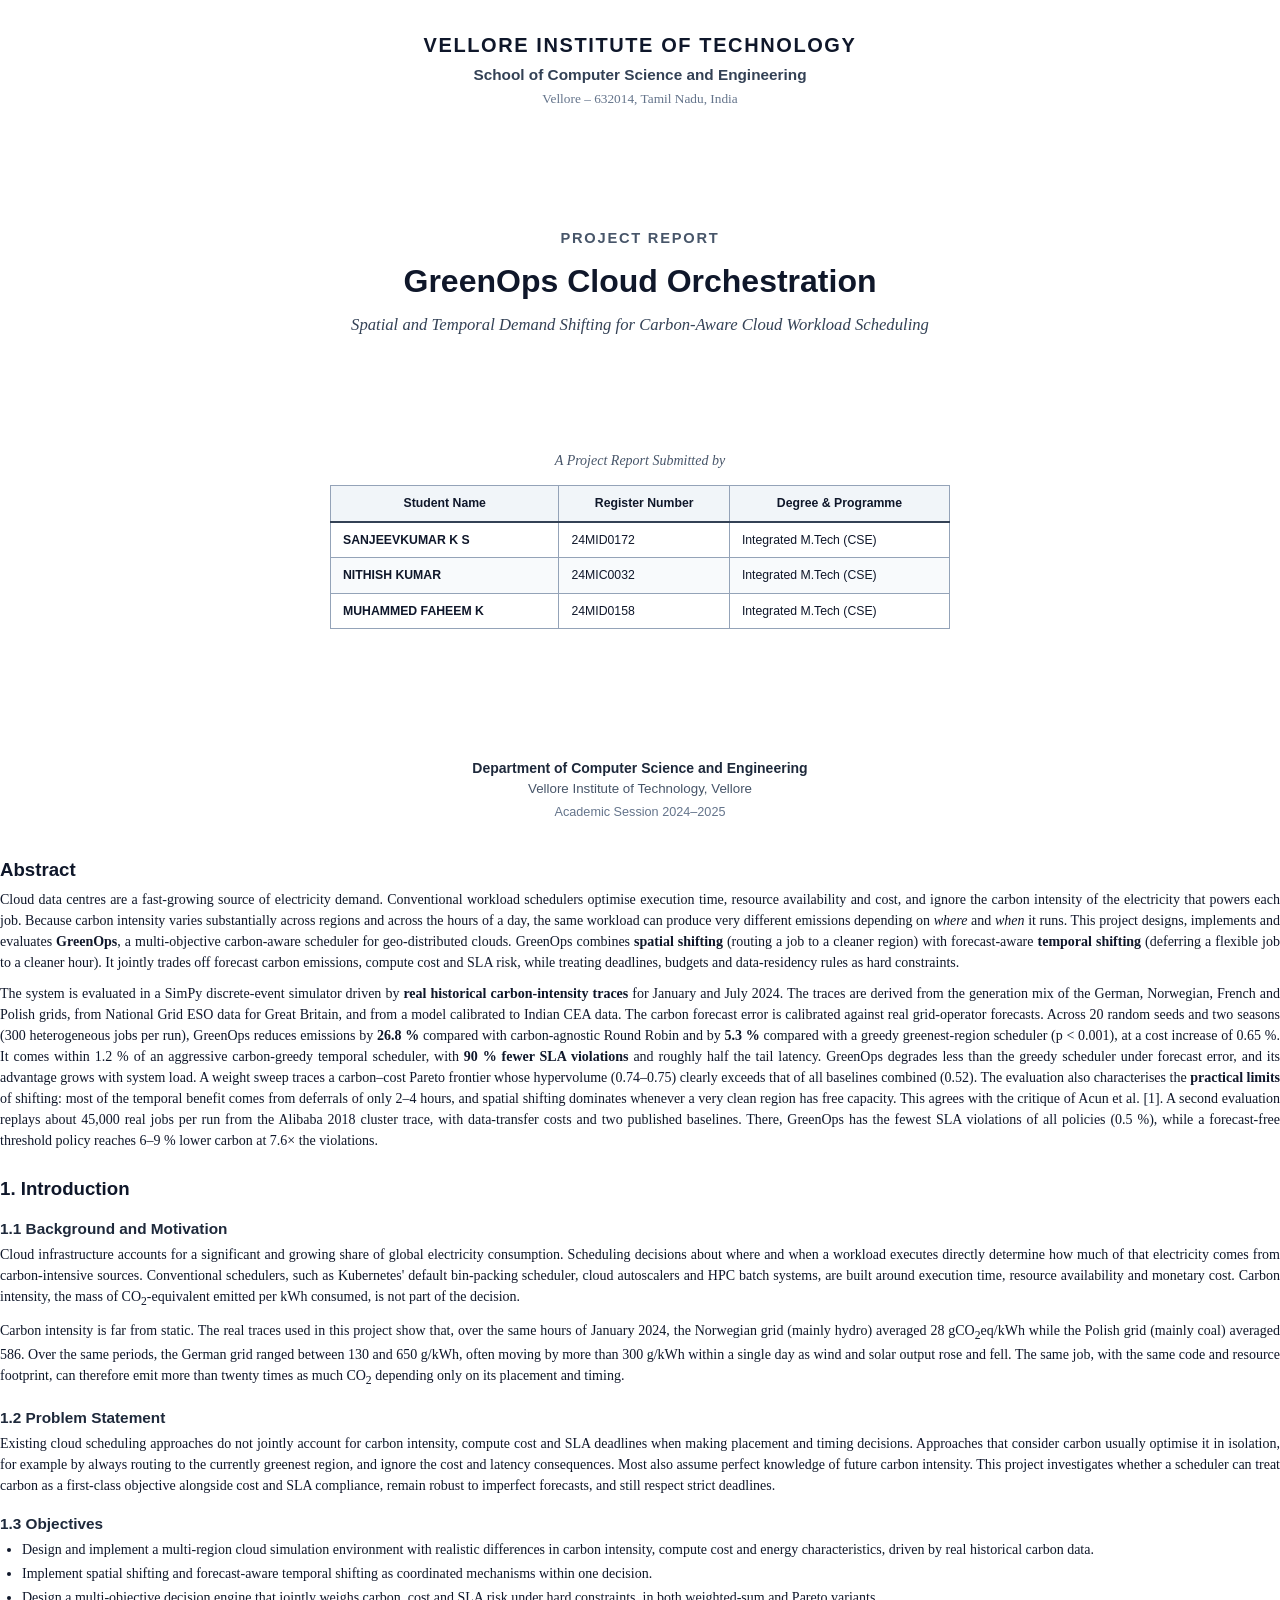
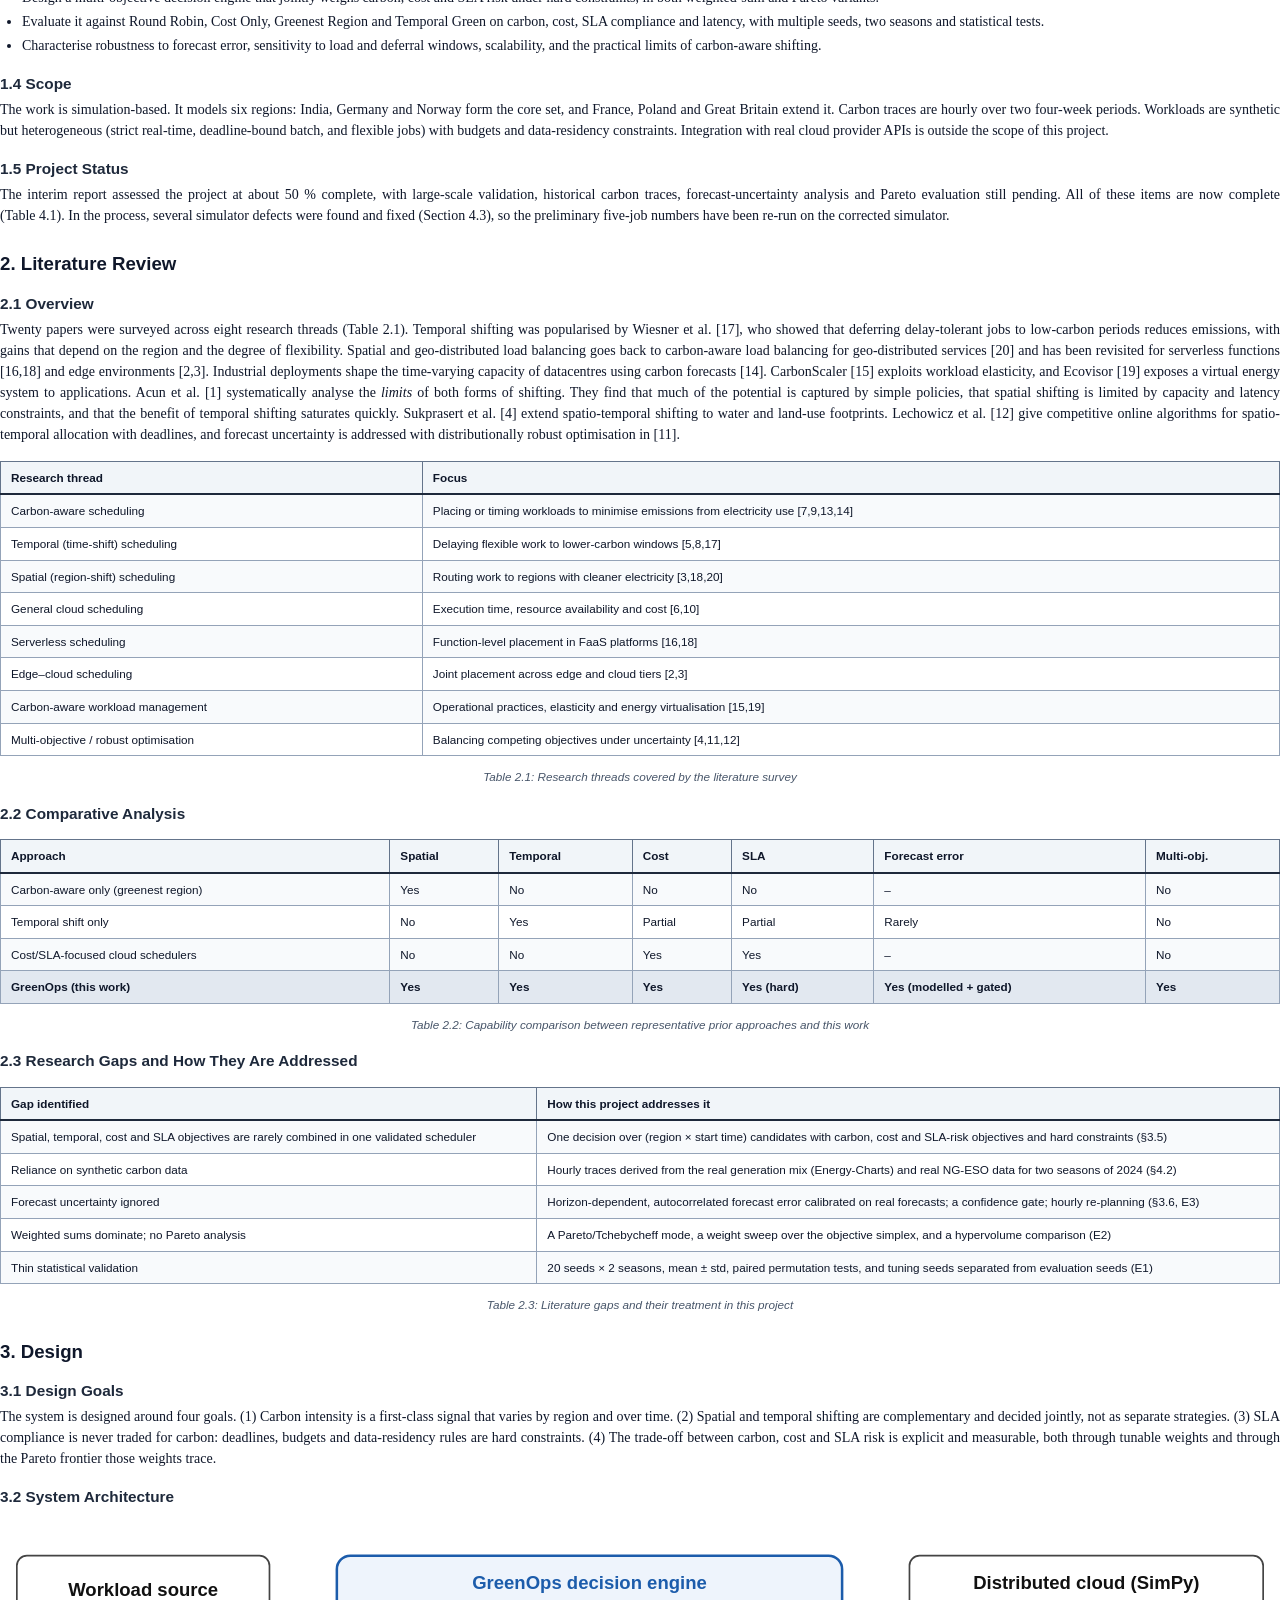
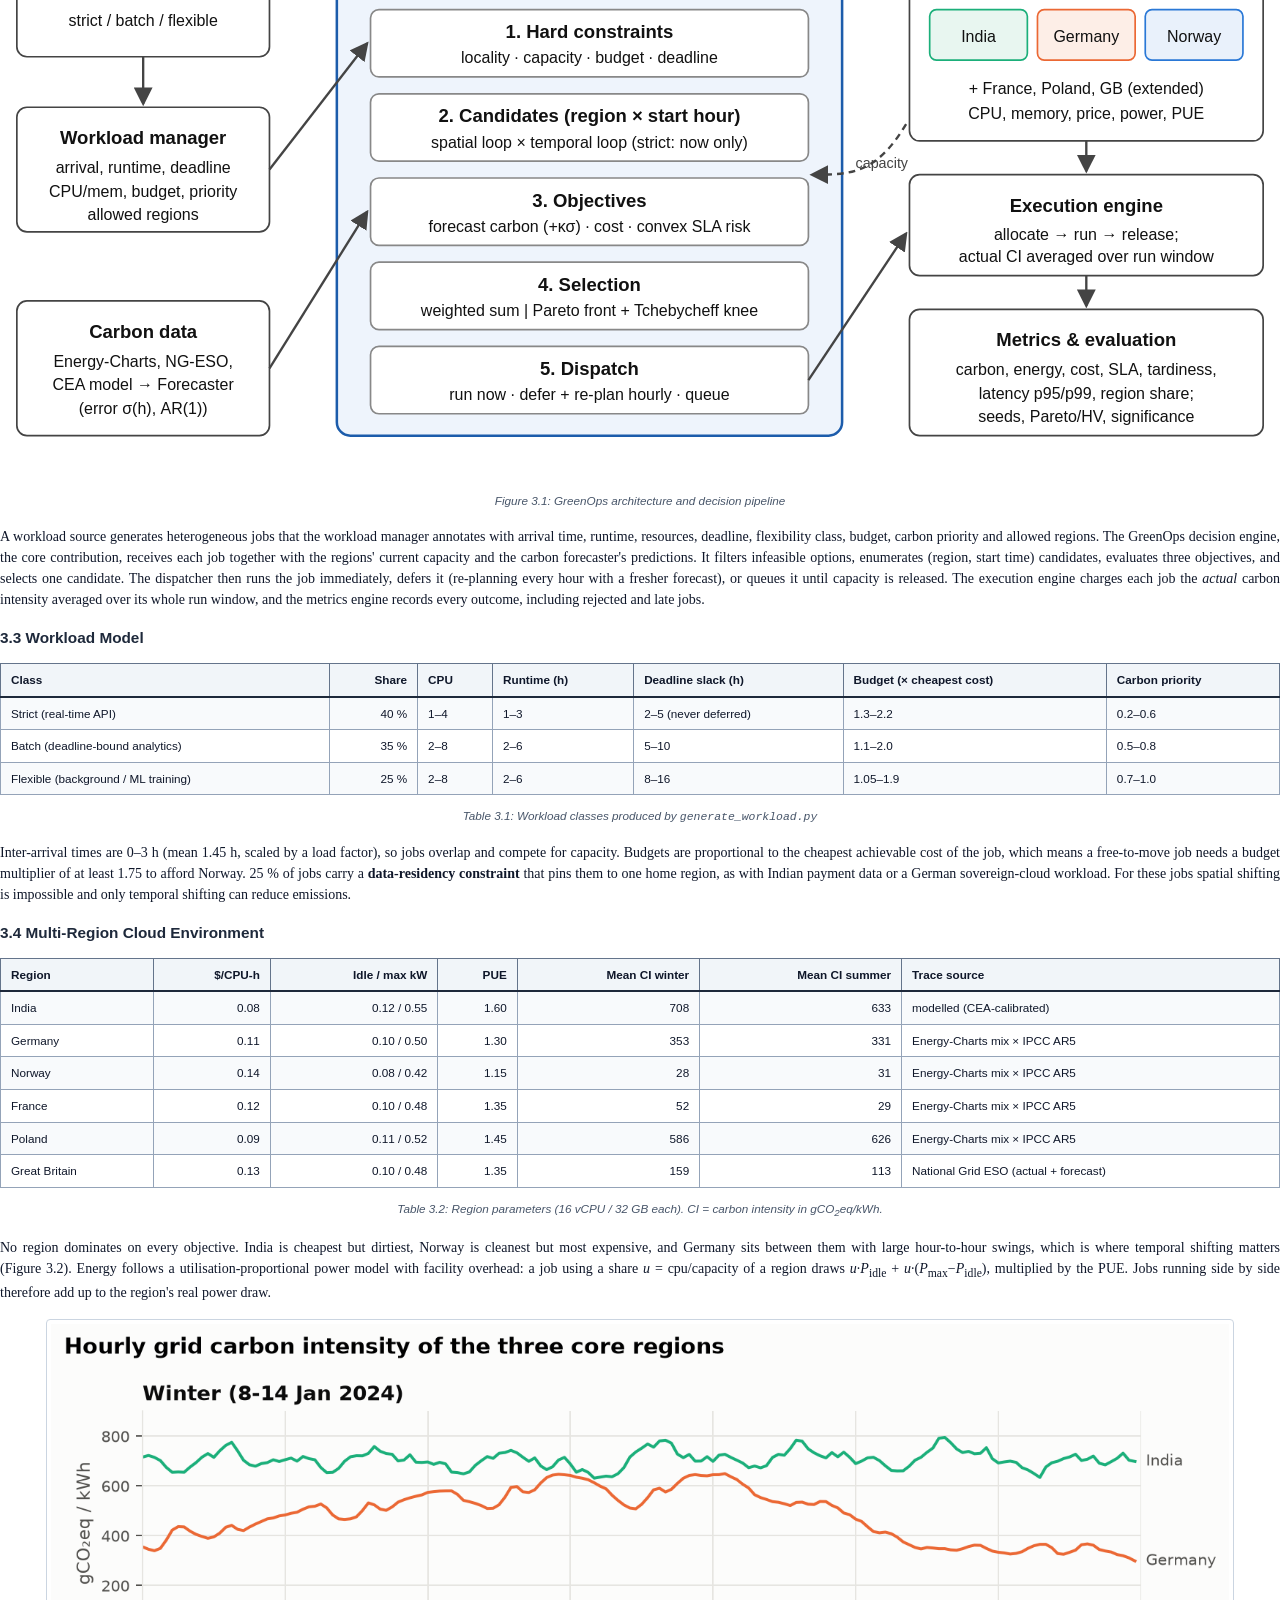
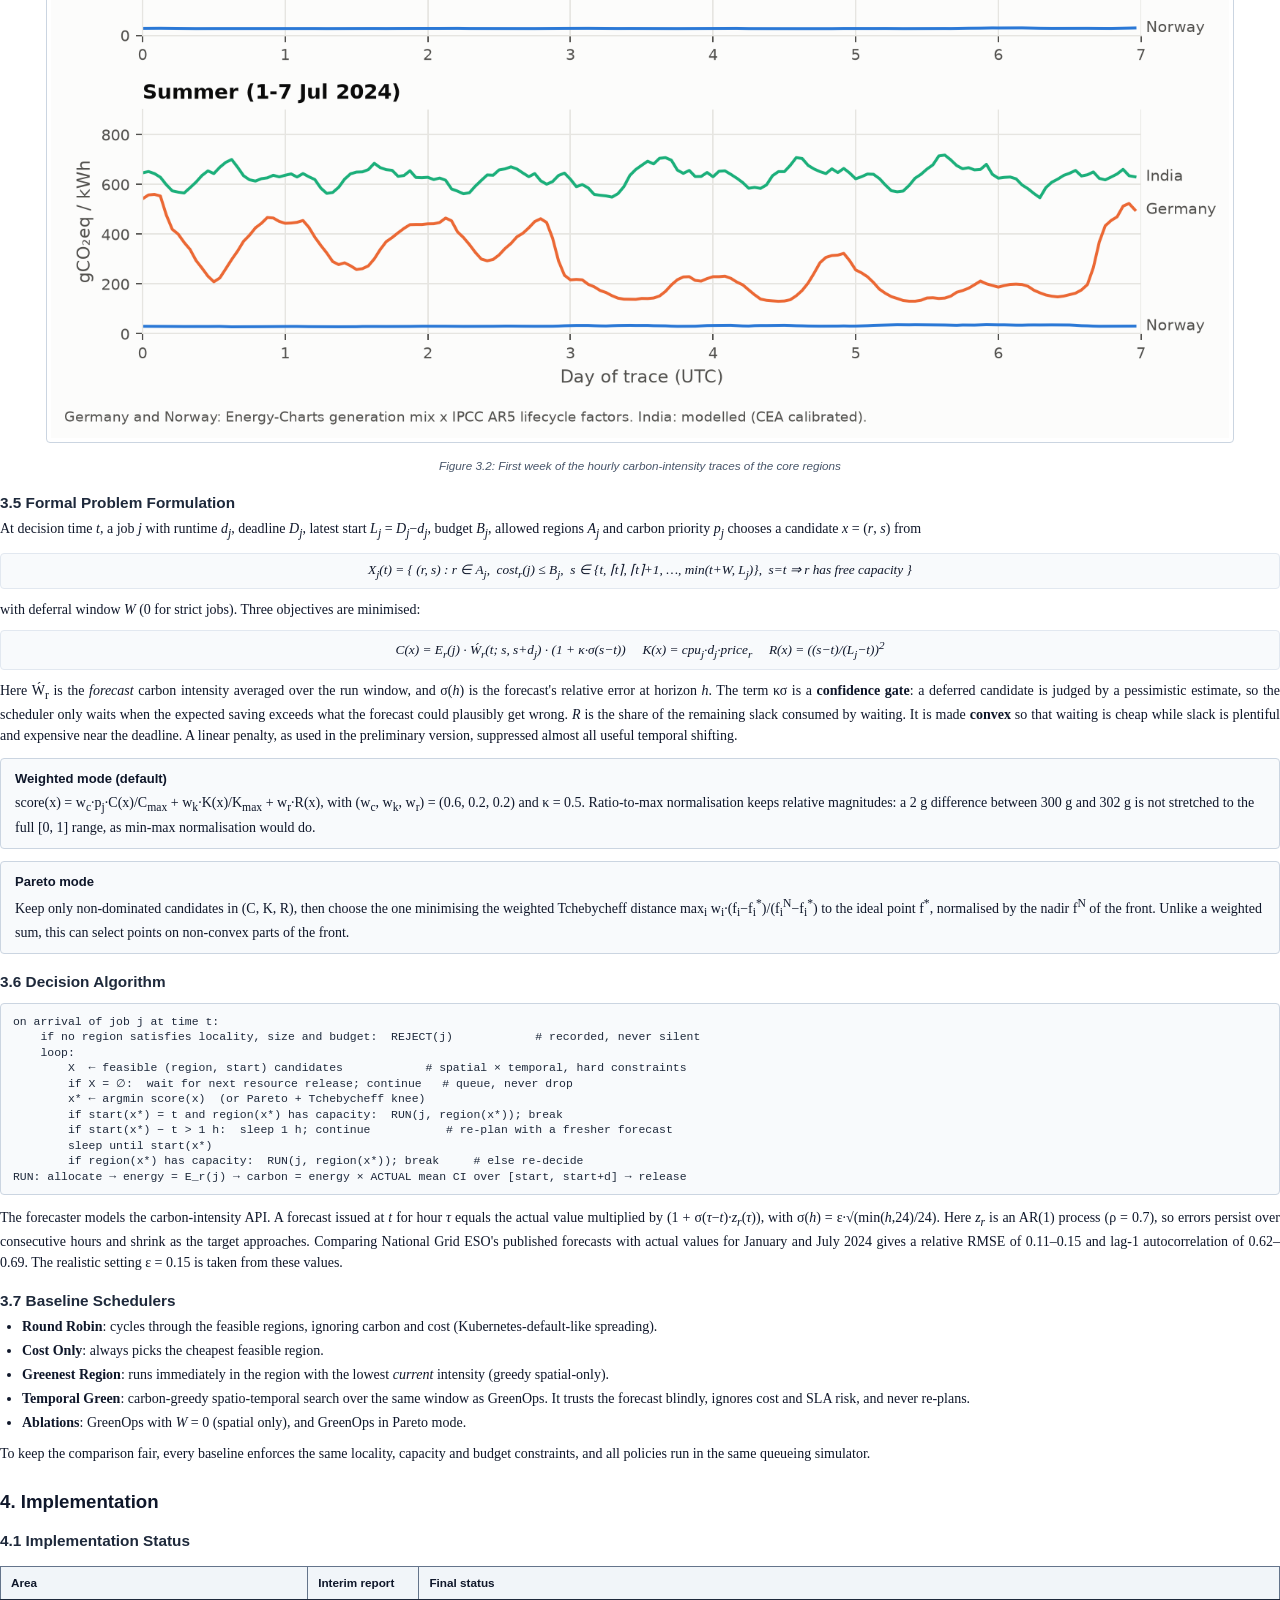
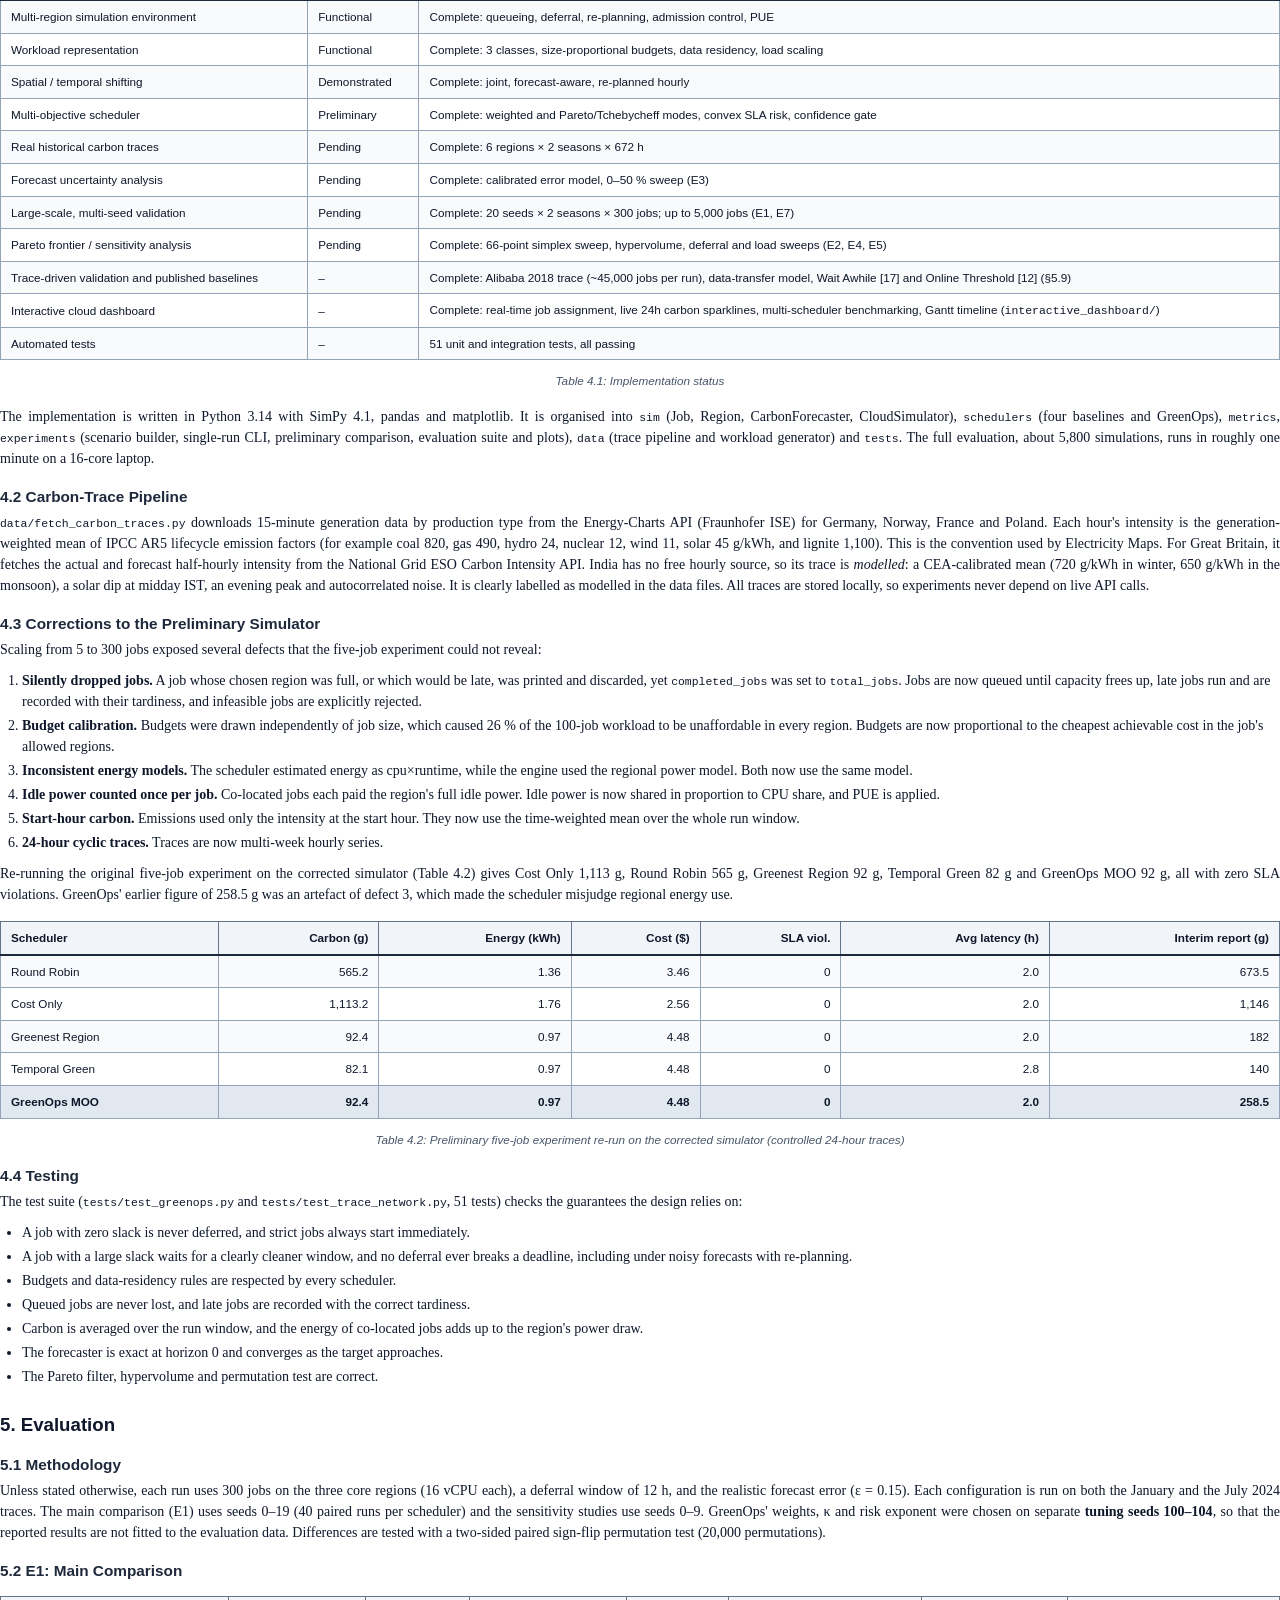
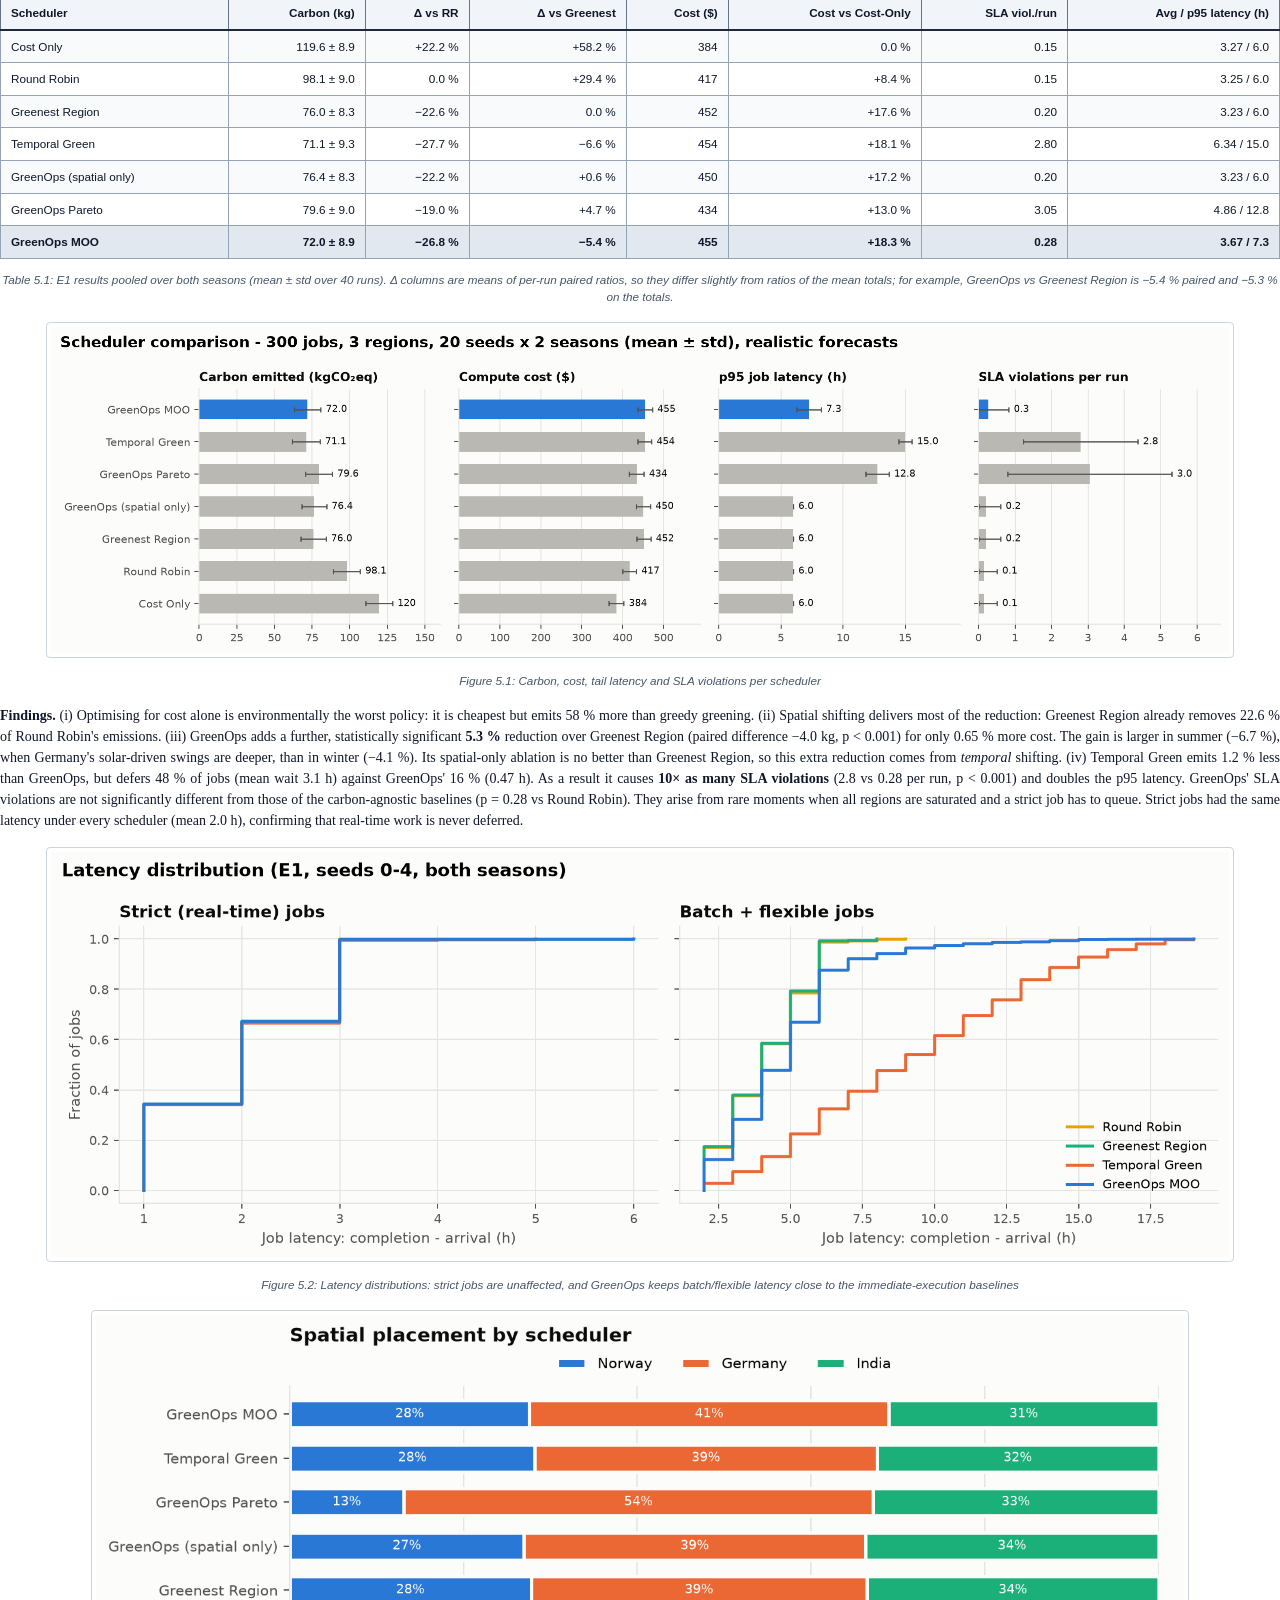
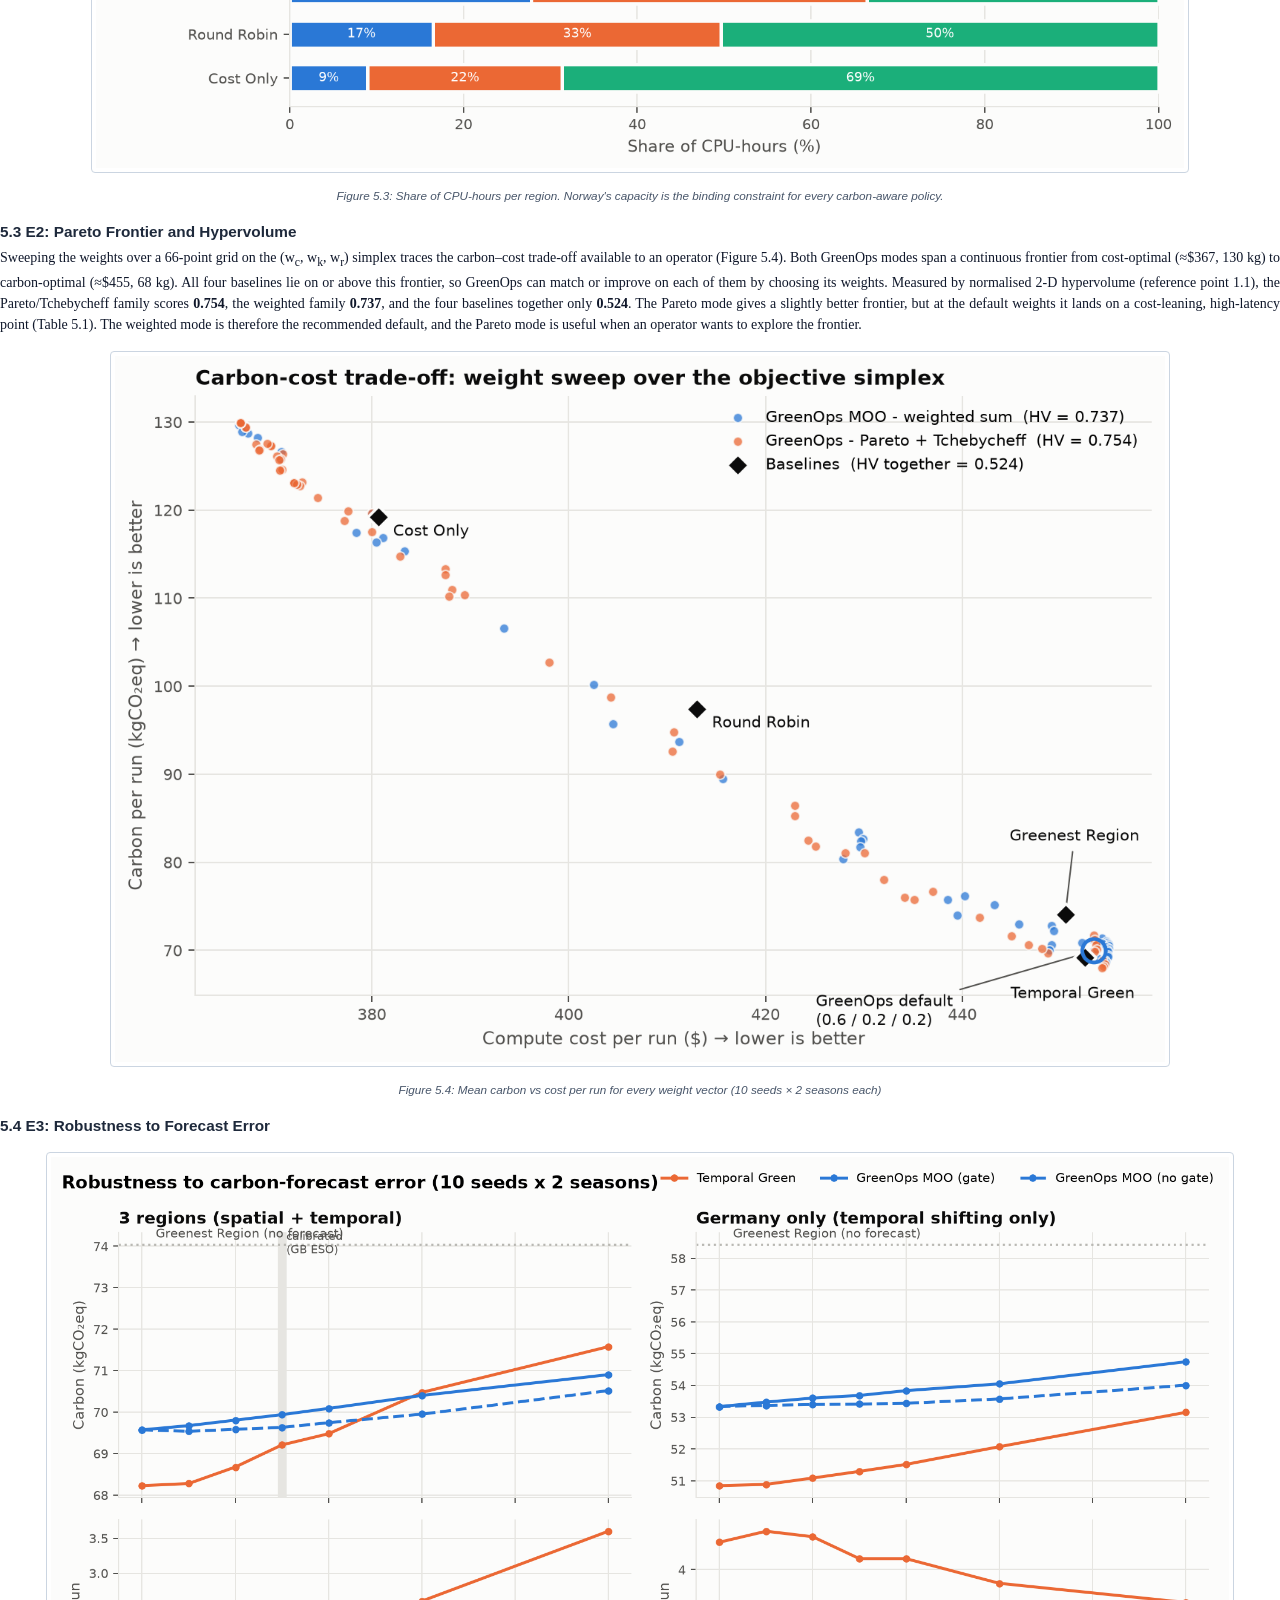
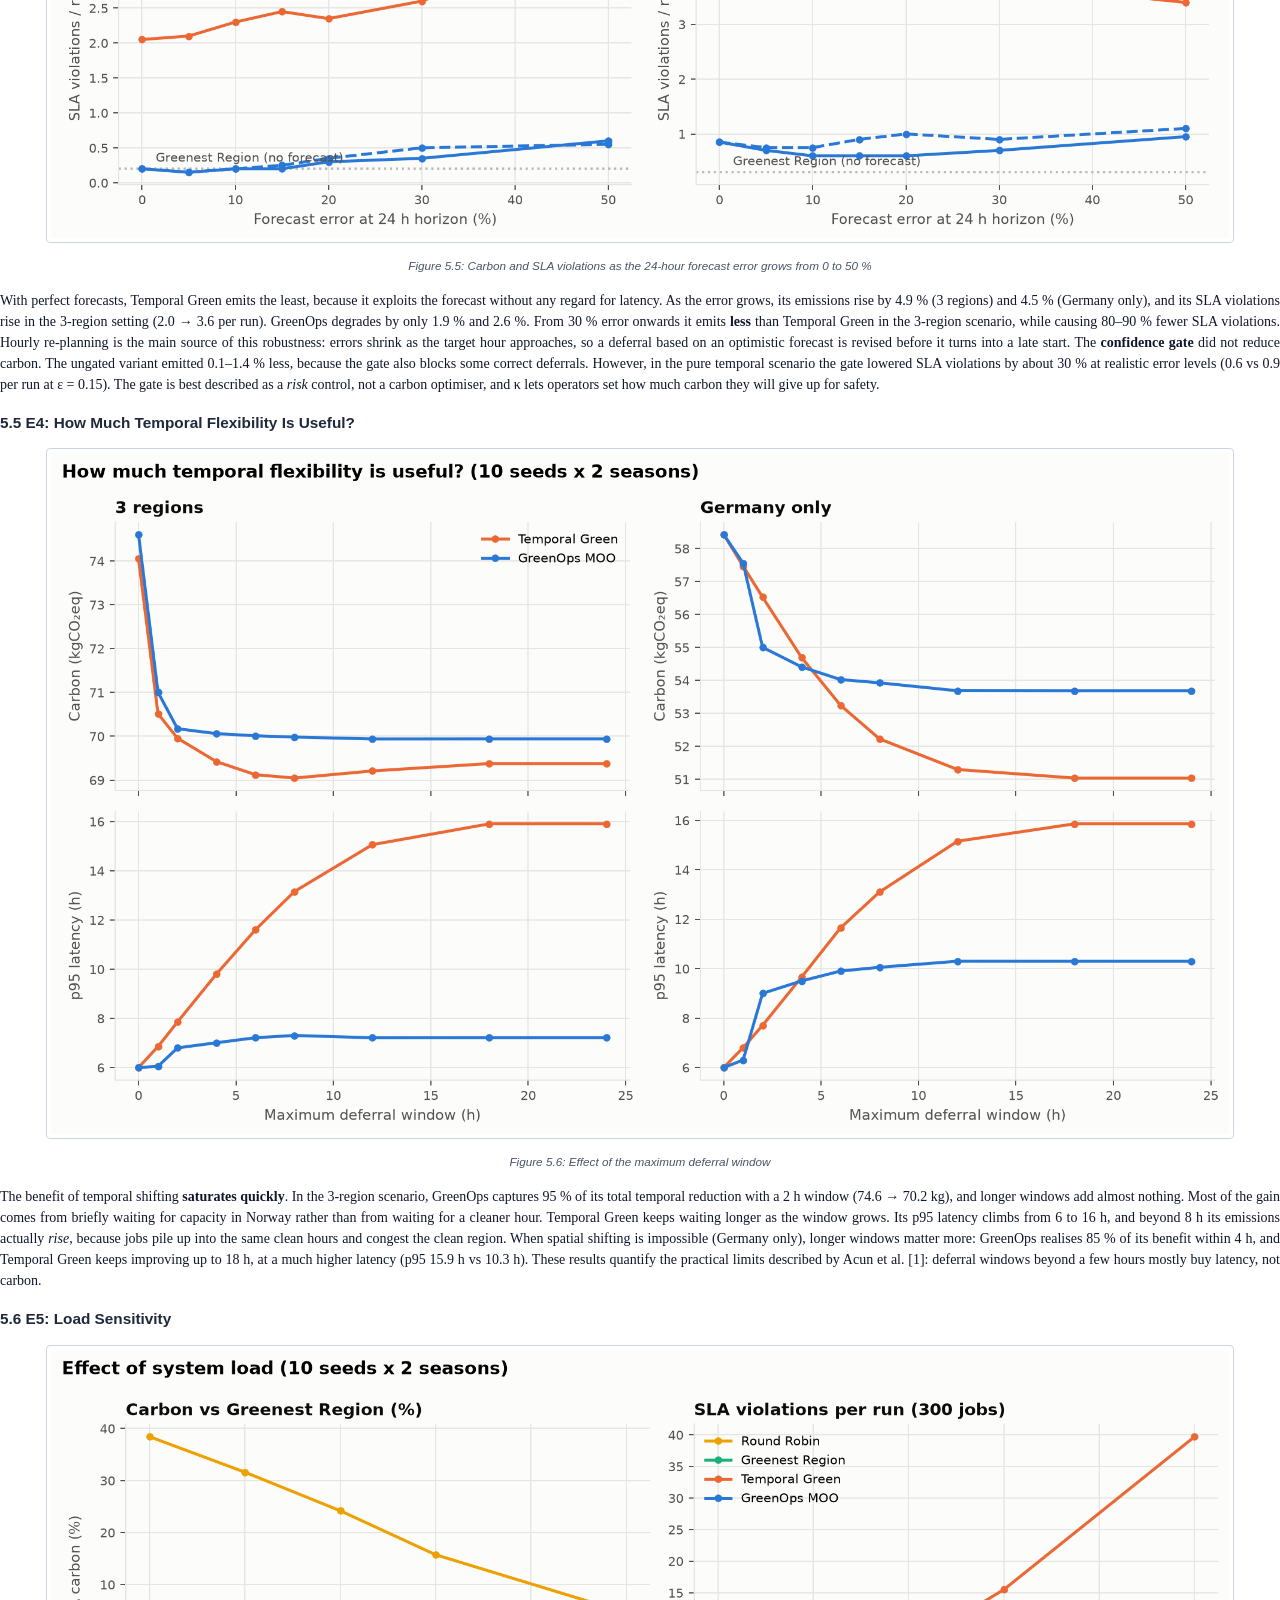
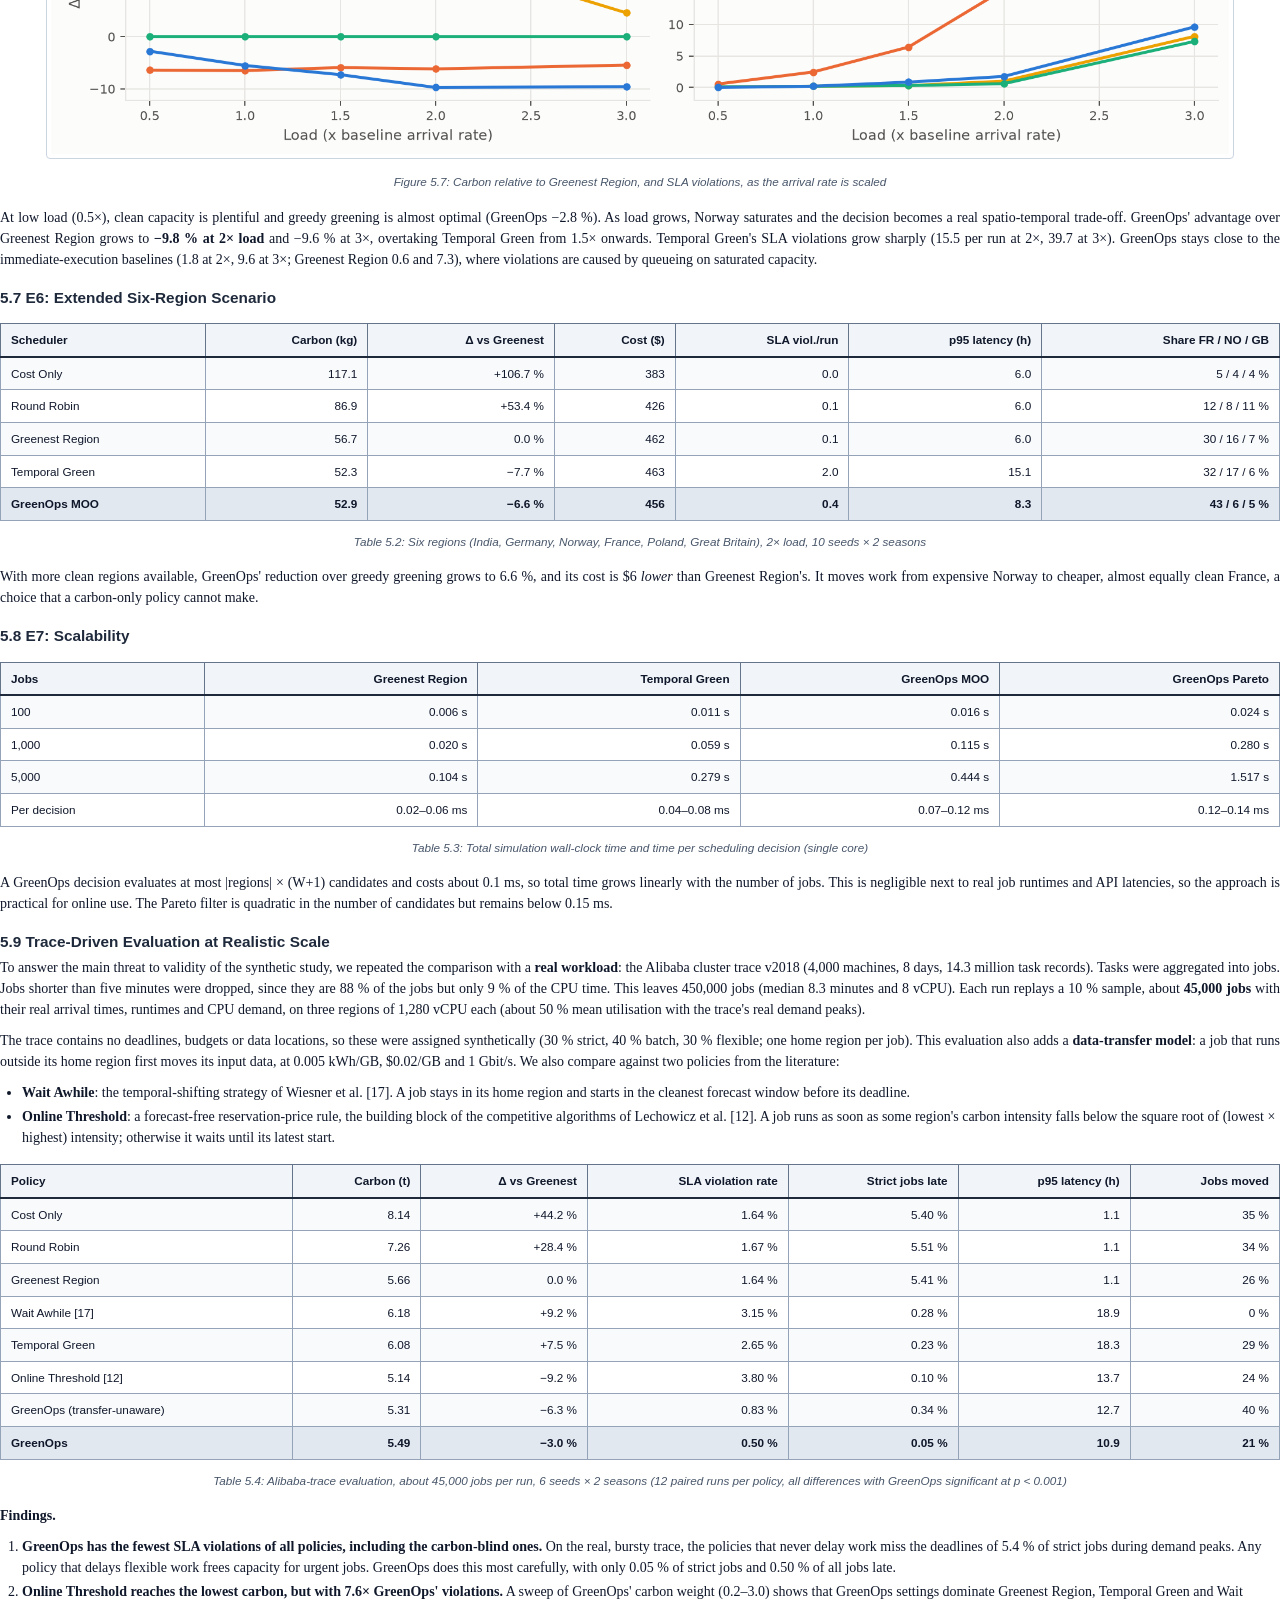
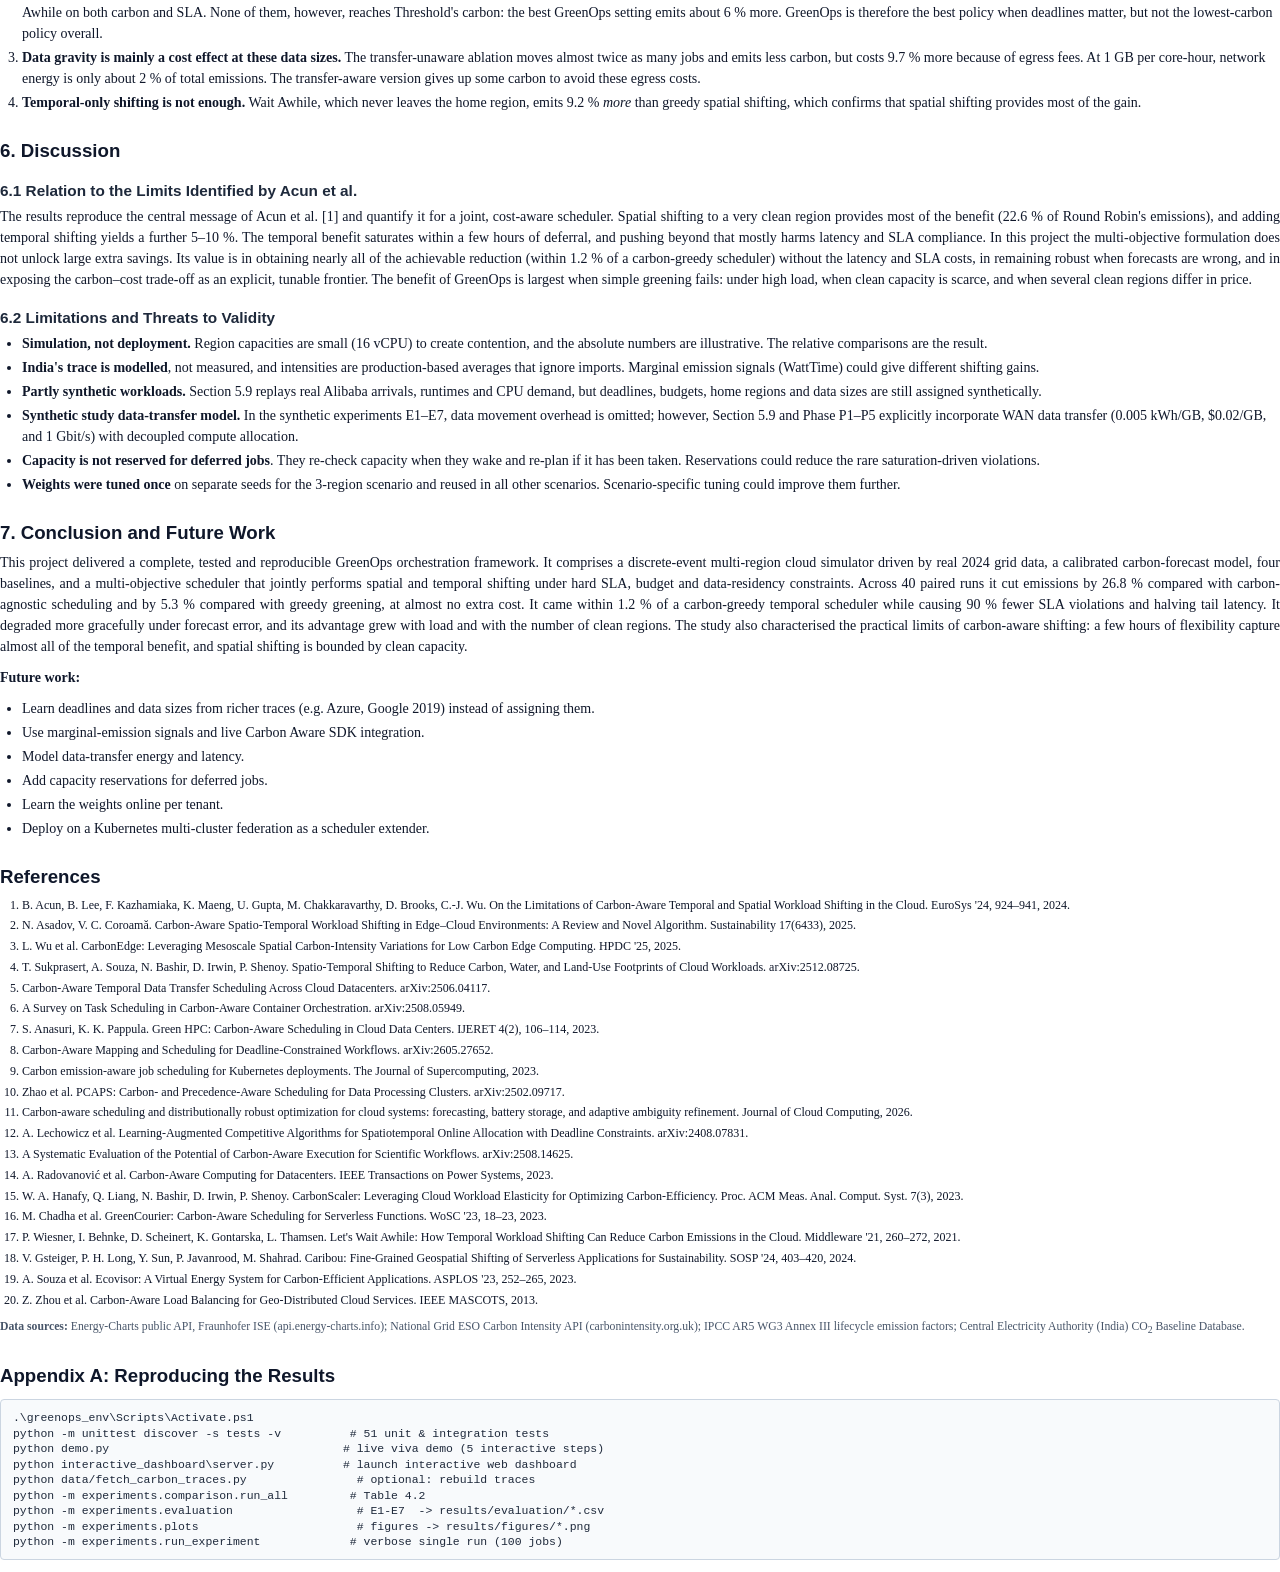
<file: docs/GreenOps_Final_Report.html>
<!doctype html>
<html lang="en">
<head>
<meta charset="utf-8">
<title>GreenOps: Carbon-Aware Cloud Workload Scheduling Report</title>
<style>
  @page {
    size: A4;
    margin: 20mm 18mm 20mm 18mm;
  }
  :root {
    --ink: #0f172a;
    --ink2: #334155;
    --rule: #cbd5e1;
    --table-border: #94a3b8;
    --table-header: #f1f5f9;
    --table-alt: #f8fafc;
    --table-hl: #e2e8f0;
  }
  html {
    background: #ffffff;
  }
  body {
    font-family: "Times New Roman", Times, Georgia, serif;
    color: var(--ink);
    font-size: 10.5pt;
    line-height: 1.5;
    margin: 0;
    background: #ffffff;
  }
  h1, h2, h3, h4 {
    font-family: "Segoe UI", -apple-system, BlinkMacSystemFont, Arial, sans-serif;
    color: var(--ink);
    line-height: 1.25;
  }
  h2 {
    font-size: 14pt;
    font-weight: 700;
    color: #0f172a;
    margin: 26px 0 8px;
    padding-bottom: 0;
    border: none;
    page-break-after: avoid;
  }
  h3 {
    font-size: 11.5pt;
    font-weight: 600;
    color: #1e293b;
    margin: 18px 0 6px;
    page-break-after: avoid;
  }
  h4 {
    font-size: 10.5pt;
    font-weight: 600;
    color: #334155;
    margin: 12px 0 4px;
    page-break-after: avoid;
  }
  p {
    margin: 6px 0 10px;
    text-align: justify;
    text-justify: inter-word;
  }

  /* Cover Page Styling */
  .cover-page {
    min-height: 88vh;
    display: flex;
    flex-direction: column;
    justify-content: space-between;
    text-align: center;
    padding: 30px 10px 10px 10px;
    page-break-after: always;
  }
  .inst-block {
    margin-bottom: 40px;
  }
  .inst-name {
    font-family: "Segoe UI", Arial, sans-serif;
    font-size: 15pt;
    font-weight: 800;
    letter-spacing: 0.08em;
    color: #0f172a;
    margin-bottom: 4px;
  }
  .inst-dept {
    font-family: "Segoe UI", Arial, sans-serif;
    font-size: 11.5pt;
    font-weight: 600;
    color: #334155;
  }
  .inst-loc {
    font-family: Georgia, serif;
    font-size: 10pt;
    color: #64748b;
    margin-top: 2px;
  }
  .cover-center {
    margin: 36px 0;
  }
  .report-type {
    font-family: "Segoe UI", Arial, sans-serif;
    font-size: 11pt;
    font-weight: 600;
    color: #475569;
    text-transform: uppercase;
    letter-spacing: 0.12em;
    margin-bottom: 12px;
  }
  .project-title {
    font-family: "Segoe UI", Arial, sans-serif;
    font-size: 24pt;
    font-weight: 800;
    color: #0f172a;
    line-height: 1.25;
    margin: 0 0 12px 0;
  }
  .project-sub {
    font-family: Georgia, "Times New Roman", serif;
    font-size: 12.5pt;
    font-style: italic;
    color: #334155;
    line-height: 1.4;
    max-width: 85%;
    margin: 0 auto;
  }
  .submission-block {
    margin: 36px auto;
    width: 100%;
    max-width: 620px;
  }
  .sub-label {
    font-family: Georgia, serif;
    font-size: 10.5pt;
    font-style: italic;
    color: #475569;
    margin-bottom: 14px;
  }
  .cover-author-table {
    width: 100%;
    border-collapse: collapse;
    border: 1.5px solid #334155;
    margin: 0 auto;
    background: #ffffff;
  }
  .cover-author-table th, .cover-author-table td {
    border: 1px solid #94a3b8;
    padding: 8px 12px;
    font-family: "Segoe UI", Arial, sans-serif;
    font-size: 9.2pt;
    text-align: left;
  }
  .cover-author-table th {
    background-color: #f1f5f9;
    color: #0f172a;
    font-weight: 700;
    text-align: center;
    border-bottom: 2px solid #334155;
  }
  .cover-author-table td strong {
    color: #0f172a;
  }
  .cover-footer {
    margin-top: 36px;
    padding-top: 15px;
    font-family: "Segoe UI", Arial, sans-serif;
  }
  .dept-title {
    font-size: 10.5pt;
    font-weight: 600;
    color: #1e293b;
  }
  .inst-title {
    font-size: 10pt;
    color: #475569;
  }
  .academic-year {
    font-size: 9.5pt;
    color: #64748b;
    margin-top: 4px;
  }

  /* Complete Table Styling */
  table {
    border-collapse: collapse;
    width: 100%;
    margin: 16px 0 12px 0;
    border: 1.5px solid #334155;
    font-family: "Segoe UI", Arial, sans-serif;
    font-size: 8.8pt;
    page-break-inside: avoid;
    background: #ffffff;
  }
  th, td {
    border: 1px solid #94a3b8;
    padding: 7px 10px;
    text-align: left;
    vertical-align: middle;
  }
  th {
    border: 1px solid #64748b;
    border-bottom: 2px solid #1e293b;
    font-weight: 700;
    background-color: #f1f5f9;
    color: #0f172a;
  }
  td.n, th.n {
    text-align: right;
    font-variant-numeric: tabular-nums;
  }
  tr:nth-child(even) td {
    background-color: #f8fafc;
  }
  tr.hl td {
    background-color: #e2e8f0;
    font-weight: 700;
    color: #0f172a;
  }
  .cap {
    font-family: "Segoe UI", Arial, sans-serif;
    font-size: 8.8pt;
    color: #475569;
    text-align: center;
    margin: 4px 0 16px;
    font-style: italic;
  }

  /* Figures & SVG */
  figure {
    margin: 16px 0 8px;
    page-break-inside: avoid;
    text-align: center;
  }
  figure img {
    max-width: 92%;
    height: auto;
    border: 1px solid #cbd5e1;
    border-radius: 4px;
    padding: 4px;
    background: #ffffff;
  }
  svg text {
    font-family: "Segoe UI", Arial, sans-serif;
  }

  /* Code & Callout Boxes */
  pre, code {
    font-family: Consolas, "Courier New", monospace;
    font-size: 8.6pt;
  }
  pre {
    background: #f8fafc;
    border: 1px solid #cbd5e1;
    border-radius: 4px;
    padding: 10px 12px;
    white-space: pre-wrap;
    page-break-inside: avoid;
    line-height: 1.35;
    color: #1e293b;
  }
  .eq {
    text-align: center;
    font-style: italic;
    margin: 10px 0;
    font-size: 10pt;
    color: #0f172a;
    padding: 6px 10px;
    background: #f8fafc;
    border: 1px solid #e2e8f0;
    border-radius: 4px;
  }
  .box {
    border: 1px solid #cbd5e1;
    border-radius: 4px;
    background: #f8fafc;
    padding: 10px 14px;
    margin: 12px 0;
    page-break-inside: avoid;
  }
  .box b.h {
    font-family: "Segoe UI", Arial, sans-serif;
    display: block;
    margin-bottom: 4px;
    color: #0f172a;
    font-size: 9.8pt;
  }

  /* Lists and References */
  ul, ol {
    margin: 6px 0 10px 0;
    padding-left: 22px;
  }
  li {
    margin: 3px 0;
  }
  .refs li {
    font-size: 9pt;
    margin: 4px 0;
    line-height: 1.4;
  }
  .pb {
    page-break-before: always;
  }
  .small {
    font-size: 8.8pt;
    color: #475569;
  }
</style>
</head>
<body>

<div class="cover-page">
  <div class="inst-block">
    <div class="inst-name">VELLORE INSTITUTE OF TECHNOLOGY</div>
    <div class="inst-dept">School of Computer Science and Engineering</div>
    <div class="inst-loc">Vellore – 632014, Tamil Nadu, India</div>
  </div>

  <div class="cover-center">
    <div class="report-type">Project Report</div>
    <h1 class="project-title">GreenOps Cloud Orchestration</h1>
    <div class="project-sub">Spatial and Temporal Demand Shifting for Carbon-Aware Cloud Workload Scheduling</div>
  </div>

  <div class="submission-block">
    <div class="sub-label">A Project Report Submitted by</div>
    <table class="cover-author-table">
      <thead>
        <tr>
          <th>Student Name</th>
          <th>Register Number</th>
          <th>Degree &amp; Programme</th>
        </tr>
      </thead>
      <tbody>
        <tr>
          <td><strong>SANJEEVKUMAR K S</strong></td>
          <td>24MID0172</td>
          <td>Integrated M.Tech (CSE)</td>
        </tr>
        <tr>
          <td><strong>NITHISH KUMAR</strong></td>
          <td>24MIC0032</td>
          <td>Integrated M.Tech (CSE)</td>
        </tr>
        <tr>
          <td><strong>MUHAMMED FAHEEM K</strong></td>
          <td>24MID0158</td>
          <td>Integrated M.Tech (CSE)</td>
        </tr>
      </tbody>
    </table>
  </div>

  <div class="cover-footer">
    <div class="dept-title">Department of Computer Science and Engineering</div>
    <div class="inst-title">Vellore Institute of Technology, Vellore</div>
    <div class="academic-year">Academic Session 2024–2025</div>
  </div>
</div>

<h2>Abstract</h2>
<p>Cloud data centres are a fast-growing source of electricity demand. Conventional workload schedulers optimise execution time, resource availability and cost, and ignore the carbon intensity of the electricity that powers each job. Because carbon intensity varies substantially across regions and across the hours of a day, the same workload can produce very different emissions depending on <em>where</em> and <em>when</em> it runs. This project designs, implements and evaluates <b>GreenOps</b>, a multi-objective carbon-aware scheduler for geo-distributed clouds. GreenOps combines <b>spatial shifting</b> (routing a job to a cleaner region) with forecast-aware <b>temporal shifting</b> (deferring a flexible job to a cleaner hour). It jointly trades off forecast carbon emissions, compute cost and SLA risk, while treating deadlines, budgets and data-residency rules as hard constraints.</p>
<p>The system is evaluated in a SimPy discrete-event simulator driven by <b>real historical carbon-intensity traces</b> for January and July 2024. The traces are derived from the generation mix of the German, Norwegian, French and Polish grids, from National Grid ESO data for Great Britain, and from a model calibrated to Indian CEA data. The carbon forecast error is calibrated against real grid-operator forecasts. Across 20 random seeds and two seasons (300 heterogeneous jobs per run), GreenOps reduces emissions by <b>26.8&nbsp;%</b> compared with carbon-agnostic Round Robin and by <b>5.3&nbsp;%</b> compared with a greedy greenest-region scheduler (p&nbsp;&lt;&nbsp;0.001), at a cost increase of 0.65&nbsp;%. It comes within 1.2&nbsp;% of an aggressive carbon-greedy temporal scheduler, with <b>90&nbsp;% fewer SLA violations</b> and roughly half the tail latency. GreenOps degrades less than the greedy scheduler under forecast error, and its advantage grows with system load. A weight sweep traces a carbon&ndash;cost Pareto frontier whose hypervolume (0.74&ndash;0.75) clearly exceeds that of all baselines combined (0.52). The evaluation also characterises the <b>practical limits</b> of shifting: most of the temporal benefit comes from deferrals of only 2&ndash;4&nbsp;hours, and spatial shifting dominates whenever a very clean region has free capacity. This agrees with the critique of Acun et&nbsp;al.&nbsp;[1]. A second evaluation replays about 45,000 real jobs per run from the Alibaba 2018 cluster trace, with data-transfer costs and two published baselines. There, GreenOps has the fewest SLA violations of all policies (0.5&nbsp;%), while a forecast-free threshold policy reaches 6&ndash;9&nbsp;% lower carbon at 7.6&times; the violations.</p>

<h2>1. Introduction</h2>
<h3>1.1 Background and Motivation</h3>
<p>Cloud infrastructure accounts for a significant and growing share of global electricity consumption. Scheduling decisions about where and when a workload executes directly determine how much of that electricity comes from carbon-intensive sources. Conventional schedulers, such as Kubernetes' default bin-packing scheduler, cloud autoscalers and HPC batch systems, are built around execution time, resource availability and monetary cost. Carbon intensity, the mass of CO<sub>2</sub>-equivalent emitted per kWh consumed, is not part of the decision.</p>
<p>Carbon intensity is far from static. The real traces used in this project show that, over the same hours of January 2024, the Norwegian grid (mainly hydro) averaged 28&nbsp;gCO<sub>2</sub>eq/kWh while the Polish grid (mainly coal) averaged 586. Over the same periods, the German grid ranged between 130 and 650&nbsp;g/kWh, often moving by more than 300&nbsp;g/kWh within a single day as wind and solar output rose and fell. The same job, with the same code and resource footprint, can therefore emit more than twenty times as much CO<sub>2</sub> depending only on its placement and timing.</p>

<h3>1.2 Problem Statement</h3>
<p>Existing cloud scheduling approaches do not jointly account for carbon intensity, compute cost and SLA deadlines when making placement and timing decisions. Approaches that consider carbon usually optimise it in isolation, for example by always routing to the currently greenest region, and ignore the cost and latency consequences. Most also assume perfect knowledge of future carbon intensity. This project investigates whether a scheduler can treat carbon as a first-class objective alongside cost and SLA compliance, remain robust to imperfect forecasts, and still respect strict deadlines.</p>

<h3>1.3 Objectives</h3>
<ul>
  <li>Design and implement a multi-region cloud simulation environment with realistic differences in carbon intensity, compute cost and energy characteristics, driven by real historical carbon data.</li>
  <li>Implement spatial shifting and forecast-aware temporal shifting as coordinated mechanisms within one decision.</li>
  <li>Design a multi-objective decision engine that jointly weighs carbon, cost and SLA risk under hard constraints, in both weighted-sum and Pareto variants.</li>
  <li>Evaluate it against Round Robin, Cost Only, Greenest Region and Temporal Green on carbon, cost, SLA compliance and latency, with multiple seeds, two seasons and statistical tests.</li>
  <li>Characterise robustness to forecast error, sensitivity to load and deferral windows, scalability, and the practical limits of carbon-aware shifting.</li>
</ul>

<h3>1.4 Scope</h3>
<p>The work is simulation-based. It models six regions: India, Germany and Norway form the core set, and France, Poland and Great Britain extend it. Carbon traces are hourly over two four-week periods. Workloads are synthetic but heterogeneous (strict real-time, deadline-bound batch, and flexible jobs) with budgets and data-residency constraints. Integration with real cloud provider APIs is outside the scope of this project.</p>

<h3>1.5 Project Status</h3>
<p>The interim report assessed the project at about 50&nbsp;% complete, with large-scale validation, historical carbon traces, forecast-uncertainty analysis and Pareto evaluation still pending. All of these items are now complete (Table&nbsp;4.1). In the process, several simulator defects were found and fixed (Section&nbsp;4.3), so the preliminary five-job numbers have been re-run on the corrected simulator.</p>

<h2>2. Literature Review</h2>
<h3>2.1 Overview</h3>
<p>Twenty papers were surveyed across eight research threads (Table&nbsp;2.1). Temporal shifting was popularised by Wiesner et&nbsp;al.&nbsp;[17], who showed that deferring delay-tolerant jobs to low-carbon periods reduces emissions, with gains that depend on the region and the degree of flexibility. Spatial and geo-distributed load balancing goes back to carbon-aware load balancing for geo-distributed services [20] and has been revisited for serverless functions [16,18] and edge environments [2,3]. Industrial deployments shape the time-varying capacity of datacentres using carbon forecasts [14]. CarbonScaler [15] exploits workload elasticity, and Ecovisor [19] exposes a virtual energy system to applications. Acun et&nbsp;al.&nbsp;[1] systematically analyse the <em>limits</em> of both forms of shifting. They find that much of the potential is captured by simple policies, that spatial shifting is limited by capacity and latency constraints, and that the benefit of temporal shifting saturates quickly. Sukprasert et&nbsp;al.&nbsp;[4] extend spatio-temporal shifting to water and land-use footprints. Lechowicz et&nbsp;al.&nbsp;[12] give competitive online algorithms for spatio-temporal allocation with deadlines, and forecast uncertainty is addressed with distributionally robust optimisation in [11].</p>

<table>
<tr><th>Research thread</th><th>Focus</th></tr>
<tr><td>Carbon-aware scheduling</td><td>Placing or timing workloads to minimise emissions from electricity use [7,9,13,14]</td></tr>
<tr><td>Temporal (time-shift) scheduling</td><td>Delaying flexible work to lower-carbon windows [5,8,17]</td></tr>
<tr><td>Spatial (region-shift) scheduling</td><td>Routing work to regions with cleaner electricity [3,18,20]</td></tr>
<tr><td>General cloud scheduling</td><td>Execution time, resource availability and cost [6,10]</td></tr>
<tr><td>Serverless scheduling</td><td>Function-level placement in FaaS platforms [16,18]</td></tr>
<tr><td>Edge&ndash;cloud scheduling</td><td>Joint placement across edge and cloud tiers [2,3]</td></tr>
<tr><td>Carbon-aware workload management</td><td>Operational practices, elasticity and energy virtualisation [15,19]</td></tr>
<tr><td>Multi-objective / robust optimisation</td><td>Balancing competing objectives under uncertainty [4,11,12]</td></tr>
</table>
<div class="cap">Table 2.1: Research threads covered by the literature survey</div>

<h3>2.2 Comparative Analysis</h3>
<table>
<tr><th>Approach</th><th>Spatial</th><th>Temporal</th><th>Cost</th><th>SLA</th><th>Forecast error</th><th>Multi-obj.</th></tr>
<tr><td>Carbon-aware only (greenest region)</td><td>Yes</td><td>No</td><td>No</td><td>No</td><td>&ndash;</td><td>No</td></tr>
<tr><td>Temporal shift only</td><td>No</td><td>Yes</td><td>Partial</td><td>Partial</td><td>Rarely</td><td>No</td></tr>
<tr><td>Cost/SLA-focused cloud schedulers</td><td>No</td><td>No</td><td>Yes</td><td>Yes</td><td>&ndash;</td><td>No</td></tr>
<tr class="hl"><td>GreenOps (this work)</td><td>Yes</td><td>Yes</td><td>Yes</td><td>Yes (hard)</td><td>Yes (modelled + gated)</td><td>Yes</td></tr>
</table>
<div class="cap">Table 2.2: Capability comparison between representative prior approaches and this work</div>

<h3>2.3 Research Gaps and How They Are Addressed</h3>
<table>
<tr><th>Gap identified</th><th>How this project addresses it</th></tr>
<tr><td>Spatial, temporal, cost and SLA objectives are rarely combined in one validated scheduler</td><td>One decision over (region &times; start time) candidates with carbon, cost and SLA-risk objectives and hard constraints (&sect;3.5)</td></tr>
<tr><td>Reliance on synthetic carbon data</td><td>Hourly traces derived from the real generation mix (Energy-Charts) and real NG-ESO data for two seasons of 2024 (&sect;4.2)</td></tr>
<tr><td>Forecast uncertainty ignored</td><td>Horizon-dependent, autocorrelated forecast error calibrated on real forecasts; a confidence gate; hourly re-planning (&sect;3.6, E3)</td></tr>
<tr><td>Weighted sums dominate; no Pareto analysis</td><td>A Pareto/Tchebycheff mode, a weight sweep over the objective simplex, and a hypervolume comparison (E2)</td></tr>
<tr><td>Thin statistical validation</td><td>20 seeds &times; 2 seasons, mean &plusmn; std, paired permutation tests, and tuning seeds separated from evaluation seeds (E1)</td></tr>
</table>
<div class="cap">Table 2.3: Literature gaps and their treatment in this project</div>

<h2>3. Design</h2>
<h3>3.1 Design Goals</h3>
<p>The system is designed around four goals. (1) Carbon intensity is a first-class signal that varies by region and over time. (2) Spatial and temporal shifting are complementary and decided jointly, not as separate strategies. (3) SLA compliance is never traded for carbon: deadlines, budgets and data-residency rules are hard constraints. (4) The trade-off between carbon, cost and SLA risk is explicit and measurable, both through tunable weights and through the Pareto frontier those weights trace.</p>

<h3>3.2 System Architecture</h3>
<figure>
<svg viewBox="0 0 760 330" width="100%" xmlns="http://www.w3.org/2000/svg">
  <defs><marker id="a" markerWidth="8" markerHeight="8" refX="7" refY="4" orient="auto"><path d="M0,0 L8,4 L0,8 z" fill="#444"/></marker></defs>
  <g font-size="11" fill="#111">
    <rect x="10" y="20" width="150" height="60" rx="6" fill="#fff" stroke="#444"/>
    <text x="85" y="44" text-anchor="middle" font-weight="600">Workload source</text>
    <text x="85" y="62" text-anchor="middle" font-size="9.5">strict / batch / flexible</text>
    <rect x="10" y="110" width="150" height="74" rx="6" fill="#fff" stroke="#444"/>
    <text x="85" y="132" text-anchor="middle" font-weight="600">Workload manager</text>
    <text x="85" y="149" text-anchor="middle" font-size="9.5">arrival, runtime, deadline</text>
    <text x="85" y="163" text-anchor="middle" font-size="9.5">CPU/mem, budget, priority</text>
    <text x="85" y="177" text-anchor="middle" font-size="9.5">allowed regions</text>
    <rect x="10" y="225" width="150" height="80" rx="6" fill="#fff" stroke="#444"/>
    <text x="85" y="247" text-anchor="middle" font-weight="600">Carbon data</text>
    <text x="85" y="264" text-anchor="middle" font-size="9.5">Energy-Charts, NG-ESO,</text>
    <text x="85" y="278" text-anchor="middle" font-size="9.5">CEA model &rarr; Forecaster</text>
    <text x="85" y="292" text-anchor="middle" font-size="9.5">(error &sigma;(h), AR(1))</text>

    <rect x="200" y="20" width="300" height="285" rx="8" fill="#eef4fc" stroke="#1c5cab" stroke-width="1.5"/>
    <text x="350" y="40" text-anchor="middle" font-weight="700" fill="#1c5cab">GreenOps decision engine</text>
    <rect x="220" y="52" width="260" height="40" rx="5" fill="#fff" stroke="#888"/>
    <text x="350" y="69" text-anchor="middle" font-weight="600">1. Hard constraints</text>
    <text x="350" y="84" text-anchor="middle" font-size="9.5">locality &middot; capacity &middot; budget &middot; deadline</text>
    <rect x="220" y="102" width="260" height="40" rx="5" fill="#fff" stroke="#888"/>
    <text x="350" y="119" text-anchor="middle" font-weight="600">2. Candidates (region &times; start hour)</text>
    <text x="350" y="134" text-anchor="middle" font-size="9.5">spatial loop &times; temporal loop (strict: now only)</text>
    <rect x="220" y="152" width="260" height="40" rx="5" fill="#fff" stroke="#888"/>
    <text x="350" y="169" text-anchor="middle" font-weight="600">3. Objectives</text>
    <text x="350" y="184" text-anchor="middle" font-size="9.5">forecast carbon (+&kappa;&sigma;) &middot; cost &middot; convex SLA risk</text>
    <rect x="220" y="202" width="260" height="40" rx="5" fill="#fff" stroke="#888"/>
    <text x="350" y="219" text-anchor="middle" font-weight="600">4. Selection</text>
    <text x="350" y="234" text-anchor="middle" font-size="9.5">weighted sum  |  Pareto front + Tchebycheff knee</text>
    <rect x="220" y="252" width="260" height="40" rx="5" fill="#fff" stroke="#888"/>
    <text x="350" y="269" text-anchor="middle" font-weight="600">5. Dispatch</text>
    <text x="350" y="284" text-anchor="middle" font-size="9.5">run now &middot; defer + re-plan hourly &middot; queue</text>

    <rect x="540" y="20" width="210" height="110" rx="6" fill="#fff" stroke="#444"/>
    <text x="645" y="40" text-anchor="middle" font-weight="600">Distributed cloud (SimPy)</text>
    <rect x="552" y="52" width="58" height="30" rx="4" fill="#e8f6f0" stroke="#1baf7a"/><text x="581" y="71" text-anchor="middle" font-size="9.5">India</text>
    <rect x="616" y="52" width="58" height="30" rx="4" fill="#fdeee7" stroke="#eb6834"/><text x="645" y="71" text-anchor="middle" font-size="9.5">Germany</text>
    <rect x="680" y="52" width="58" height="30" rx="4" fill="#e9f1fb" stroke="#2a78d6"/><text x="709" y="71" text-anchor="middle" font-size="9.5">Norway</text>
    <text x="645" y="102" text-anchor="middle" font-size="9.5">+ France, Poland, GB (extended)</text>
    <text x="645" y="117" text-anchor="middle" font-size="9.5">CPU, memory, price, power, PUE</text>
    <rect x="540" y="150" width="210" height="60" rx="6" fill="#fff" stroke="#444"/>
    <text x="645" y="172" text-anchor="middle" font-weight="600">Execution engine</text>
    <text x="645" y="189" text-anchor="middle" font-size="9.5">allocate &rarr; run &rarr; release;</text>
    <text x="645" y="202" text-anchor="middle" font-size="9.5">actual CI averaged over run window</text>
    <rect x="540" y="230" width="210" height="75" rx="6" fill="#fff" stroke="#444"/>
    <text x="645" y="252" text-anchor="middle" font-weight="600">Metrics &amp; evaluation</text>
    <text x="645" y="269" text-anchor="middle" font-size="9.5">carbon, energy, cost, SLA, tardiness,</text>
    <text x="645" y="283" text-anchor="middle" font-size="9.5">latency p95/p99, region share;</text>
    <text x="645" y="297" text-anchor="middle" font-size="9.5">seeds, Pareto/HV, significance</text>
  </g>
  <g stroke="#444" stroke-width="1.4" fill="none" marker-end="url(#a)">
    <path d="M85,80 L85,108"/>
    <path d="M160,147 L218,72"/>
    <path d="M160,265 L218,172"/>
    <path d="M480,272 L538,185"/>
    <path d="M645,130 L645,148"/>
    <path d="M645,210 L645,228"/>
    <path d="M538,120 C520,150 505,150 482,150" stroke-dasharray="4 3"/>
  </g>
  <text x="508" y="146" font-size="8.5" fill="#444">capacity</text>
</svg>
</figure>
<div class="cap">Figure 3.1: GreenOps architecture and decision pipeline</div>
<p>A workload source generates heterogeneous jobs that the workload manager annotates with arrival time, runtime, resources, deadline, flexibility class, budget, carbon priority and allowed regions. The GreenOps decision engine, the core contribution, receives each job together with the regions' current capacity and the carbon forecaster's predictions. It filters infeasible options, enumerates (region, start time) candidates, evaluates three objectives, and selects one candidate. The dispatcher then runs the job immediately, defers it (re-planning every hour with a fresher forecast), or queues it until capacity is released. The execution engine charges each job the <em>actual</em> carbon intensity averaged over its whole run window, and the metrics engine records every outcome, including rejected and late jobs.</p>

<h3>3.3 Workload Model</h3>
<table>
<tr><th>Class</th><th class="n">Share</th><th>CPU</th><th>Runtime (h)</th><th>Deadline slack (h)</th><th>Budget (&times; cheapest cost)</th><th>Carbon priority</th></tr>
<tr><td>Strict (real-time API)</td><td class="n">40&nbsp;%</td><td>1&ndash;4</td><td>1&ndash;3</td><td>2&ndash;5 (never deferred)</td><td>1.3&ndash;2.2</td><td>0.2&ndash;0.6</td></tr>
<tr><td>Batch (deadline-bound analytics)</td><td class="n">35&nbsp;%</td><td>2&ndash;8</td><td>2&ndash;6</td><td>5&ndash;10</td><td>1.1&ndash;2.0</td><td>0.5&ndash;0.8</td></tr>
<tr><td>Flexible (background / ML training)</td><td class="n">25&nbsp;%</td><td>2&ndash;8</td><td>2&ndash;6</td><td>8&ndash;16</td><td>1.05&ndash;1.9</td><td>0.7&ndash;1.0</td></tr>
</table>
<div class="cap">Table 3.1: Workload classes produced by <code>generate_workload.py</code></div>
<p>Inter-arrival times are 0&ndash;3&nbsp;h (mean 1.45&nbsp;h, scaled by a load factor), so jobs overlap and compete for capacity. Budgets are proportional to the cheapest achievable cost of the job, which means a free-to-move job needs a budget multiplier of at least 1.75 to afford Norway. 25&nbsp;% of jobs carry a <b>data-residency constraint</b> that pins them to one home region, as with Indian payment data or a German sovereign-cloud workload. For these jobs spatial shifting is impossible and only temporal shifting can reduce emissions.</p>

<h3>3.4 Multi-Region Cloud Environment</h3>
<table>
<tr><th>Region</th><th class="n">$/CPU-h</th><th class="n">Idle / max kW</th><th class="n">PUE</th><th class="n">Mean CI winter</th><th class="n">Mean CI summer</th><th>Trace source</th></tr>
<tr><td>India</td><td class="n">0.08</td><td class="n">0.12 / 0.55</td><td class="n">1.60</td><td class="n">708</td><td class="n">633</td><td>modelled (CEA-calibrated)</td></tr>
<tr><td>Germany</td><td class="n">0.11</td><td class="n">0.10 / 0.50</td><td class="n">1.30</td><td class="n">353</td><td class="n">331</td><td>Energy-Charts mix &times; IPCC AR5</td></tr>
<tr><td>Norway</td><td class="n">0.14</td><td class="n">0.08 / 0.42</td><td class="n">1.15</td><td class="n">28</td><td class="n">31</td><td>Energy-Charts mix &times; IPCC AR5</td></tr>
<tr><td>France</td><td class="n">0.12</td><td class="n">0.10 / 0.48</td><td class="n">1.35</td><td class="n">52</td><td class="n">29</td><td>Energy-Charts mix &times; IPCC AR5</td></tr>
<tr><td>Poland</td><td class="n">0.09</td><td class="n">0.11 / 0.52</td><td class="n">1.45</td><td class="n">586</td><td class="n">626</td><td>Energy-Charts mix &times; IPCC AR5</td></tr>
<tr><td>Great Britain</td><td class="n">0.13</td><td class="n">0.10 / 0.48</td><td class="n">1.35</td><td class="n">159</td><td class="n">113</td><td>National Grid ESO (actual + forecast)</td></tr>
</table>
<div class="cap">Table 3.2: Region parameters (16 vCPU / 32 GB each). CI = carbon intensity in gCO<sub>2</sub>eq/kWh.</div>
<p>No region dominates on every objective. India is cheapest but dirtiest, Norway is cleanest but most expensive, and Germany sits between them with large hour-to-hour swings, which is where temporal shifting matters (Figure&nbsp;3.2). Energy follows a utilisation-proportional power model with facility overhead: a job using a share <i>u</i>&nbsp;=&nbsp;cpu/capacity of a region draws <i>u</i>&middot;<i>P</i><sub>idle</sub> + <i>u</i>&middot;(<i>P</i><sub>max</sub>&minus;<i>P</i><sub>idle</sub>), multiplied by the PUE. Jobs running side by side therefore add up to the region's real power draw.</p>
<figure><img src="../results/figures/fig1_carbon_traces.png" alt="carbon traces"></figure>
<div class="cap">Figure 3.2: First week of the hourly carbon-intensity traces of the core regions</div>

<h3>3.5 Formal Problem Formulation</h3>
<p>At decision time <i>t</i>, a job <i>j</i> with runtime <i>d<sub>j</sub></i>, deadline <i>D<sub>j</sub></i>, latest start <i>L<sub>j</sub></i>&nbsp;=&nbsp;<i>D<sub>j</sub></i>&minus;<i>d<sub>j</sub></i>, budget <i>B<sub>j</sub></i>, allowed regions <i>A<sub>j</sub></i> and carbon priority <i>p<sub>j</sub></i> chooses a candidate <i>x</i>&nbsp;=&nbsp;(<i>r</i>,&nbsp;<i>s</i>) from</p>
<p class="eq">X<sub>j</sub>(t) = { (r, s) : r &isin; A<sub>j</sub>, &nbsp;cost<sub>r</sub>(j) &le; B<sub>j</sub>, &nbsp;s &isin; {t, &lceil;t&rceil;, &lceil;t&rceil;+1, &hellip;, min(t+W, L<sub>j</sub>)}, &nbsp;s=t &rArr; r has free capacity }</p>
<p>with deferral window <i>W</i> (0 for strict jobs). Three objectives are minimised:</p>
<p class="eq">C(x) = E<sub>r</sub>(j) &middot; &#7810;<sub>r</sub>(t; s, s+d<sub>j</sub>) &middot; (1 + &kappa;&middot;&sigma;(s&minus;t)) &nbsp;&nbsp;&nbsp; K(x) = cpu<sub>j</sub>&middot;d<sub>j</sub>&middot;price<sub>r</sub> &nbsp;&nbsp;&nbsp; R(x) = ((s&minus;t)/(L<sub>j</sub>&minus;t))<sup>2</sup></p>
<p>Here &#7810;<sub>r</sub> is the <em>forecast</em> carbon intensity averaged over the run window, and &sigma;(<i>h</i>) is the forecast's relative error at horizon <i>h</i>. The term &kappa;&sigma; is a <b>confidence gate</b>: a deferred candidate is judged by a pessimistic estimate, so the scheduler only waits when the expected saving exceeds what the forecast could plausibly get wrong. <i>R</i> is the share of the remaining slack consumed by waiting. It is made <b>convex</b> so that waiting is cheap while slack is plentiful and expensive near the deadline. A linear penalty, as used in the preliminary version, suppressed almost all useful temporal shifting.</p>
<div class="box"><b class="h">Weighted mode (default)</b>score(x) = w<sub>c</sub>&middot;p<sub>j</sub>&middot;C(x)/C<sub>max</sub> + w<sub>k</sub>&middot;K(x)/K<sub>max</sub> + w<sub>r</sub>&middot;R(x), with (w<sub>c</sub>, w<sub>k</sub>, w<sub>r</sub>) = (0.6, 0.2, 0.2) and &kappa; = 0.5. Ratio-to-max normalisation keeps relative magnitudes: a 2&nbsp;g difference between 300&nbsp;g and 302&nbsp;g is not stretched to the full [0,&nbsp;1] range, as min-max normalisation would do.</div>
<div class="box"><b class="h">Pareto mode</b>Keep only non-dominated candidates in (C, K, R), then choose the one minimising the weighted Tchebycheff distance max<sub>i</sub> w<sub>i</sub>&middot;(f<sub>i</sub>&minus;f<sub>i</sub><sup>*</sup>)/(f<sub>i</sub><sup>N</sup>&minus;f<sub>i</sub><sup>*</sup>) to the ideal point f<sup>*</sup>, normalised by the nadir f<sup>N</sup> of the front. Unlike a weighted sum, this can select points on non-convex parts of the front.</div>

<h3>3.6 Decision Algorithm</h3>
<pre>on arrival of job j at time t:
    if no region satisfies locality, size and budget:  REJECT(j)            # recorded, never silent
    loop:
        X  &larr; feasible (region, start) candidates            # spatial &times; temporal, hard constraints
        if X = &empty;:  wait for next resource release; continue   # queue, never drop
        x* &larr; argmin score(x)  (or Pareto + Tchebycheff knee)
        if start(x*) = t and region(x*) has capacity:  RUN(j, region(x*)); break
        if start(x*) &minus; t &gt; 1 h:  sleep 1 h; continue           # re-plan with a fresher forecast
        sleep until start(x*)
        if region(x*) has capacity:  RUN(j, region(x*)); break     # else re-decide
RUN: allocate &rarr; energy = E_r(j) &rarr; carbon = energy &times; ACTUAL mean CI over [start, start+d] &rarr; release</pre>
<p>The forecaster models the carbon-intensity API. A forecast issued at <i>t</i> for hour <i>&tau;</i> equals the actual value multiplied by (1&nbsp;+&nbsp;&sigma;(<i>&tau;</i>&minus;<i>t</i>)&middot;<i>z<sub>r</sub></i>(<i>&tau;</i>)), with &sigma;(<i>h</i>)&nbsp;=&nbsp;&epsilon;&middot;&radic;(min(<i>h</i>,24)/24). Here <i>z<sub>r</sub></i> is an AR(1) process (&rho;&nbsp;=&nbsp;0.7), so errors persist over consecutive hours and shrink as the target approaches. Comparing National Grid ESO's published forecasts with actual values for January and July 2024 gives a relative RMSE of 0.11&ndash;0.15 and lag-1 autocorrelation of 0.62&ndash;0.69. The realistic setting &epsilon;&nbsp;=&nbsp;0.15 is taken from these values.</p>

<h3>3.7 Baseline Schedulers</h3>
<ul>
<li><b>Round Robin</b>: cycles through the feasible regions, ignoring carbon and cost (Kubernetes-default-like spreading).</li>
<li><b>Cost Only</b>: always picks the cheapest feasible region.</li>
<li><b>Greenest Region</b>: runs immediately in the region with the lowest <em>current</em> intensity (greedy spatial-only).</li>
<li><b>Temporal Green</b>: carbon-greedy spatio-temporal search over the same window as GreenOps. It trusts the forecast blindly, ignores cost and SLA risk, and never re-plans.</li>
<li><b>Ablations</b>: GreenOps with <i>W</i>&nbsp;=&nbsp;0 (spatial only), and GreenOps in Pareto mode.</li>
</ul>
<p>To keep the comparison fair, every baseline enforces the same locality, capacity and budget constraints, and all policies run in the same queueing simulator.</p>

<h2>4. Implementation</h2>
<h3>4.1 Implementation Status</h3>
<table>
<tr><th>Area</th><th>Interim report</th><th>Final status</th></tr>
<tr><td>Multi-region simulation environment</td><td>Functional</td><td>Complete: queueing, deferral, re-planning, admission control, PUE</td></tr>
<tr><td>Workload representation</td><td>Functional</td><td>Complete: 3 classes, size-proportional budgets, data residency, load scaling</td></tr>
<tr><td>Spatial / temporal shifting</td><td>Demonstrated</td><td>Complete: joint, forecast-aware, re-planned hourly</td></tr>
<tr><td>Multi-objective scheduler</td><td>Preliminary</td><td>Complete: weighted and Pareto/Tchebycheff modes, convex SLA risk, confidence gate</td></tr>
<tr><td>Real historical carbon traces</td><td>Pending</td><td>Complete: 6 regions &times; 2 seasons &times; 672 h</td></tr>
<tr><td>Forecast uncertainty analysis</td><td>Pending</td><td>Complete: calibrated error model, 0&ndash;50&nbsp;% sweep (E3)</td></tr>
<tr><td>Large-scale, multi-seed validation</td><td>Pending</td><td>Complete: 20 seeds &times; 2 seasons &times; 300 jobs; up to 5,000 jobs (E1, E7)</td></tr>
<tr><td>Pareto frontier / sensitivity analysis</td><td>Pending</td><td>Complete: 66-point simplex sweep, hypervolume, deferral and load sweeps (E2, E4, E5)</td></tr>
<tr><td>Trace-driven validation and published baselines</td><td>&ndash;</td><td>Complete: Alibaba 2018 trace (~45,000 jobs per run), data-transfer model, Wait Awhile [17] and Online Threshold [12] (&sect;5.9)</td></tr>
<tr><td>Interactive cloud dashboard</td><td>&ndash;</td><td>Complete: real-time job assignment, live 24h carbon sparklines, multi-scheduler benchmarking, Gantt timeline (<code>interactive_dashboard/</code>)</td></tr>
<tr><td>Automated tests</td><td>&ndash;</td><td>51 unit and integration tests, all passing</td></tr>
</table>
<div class="cap">Table 4.1: Implementation status</div>
<p>The implementation is written in Python 3.14 with SimPy 4.1, pandas and matplotlib. It is organised into <code>sim</code> (Job, Region, CarbonForecaster, CloudSimulator), <code>schedulers</code> (four baselines and GreenOps), <code>metrics</code>, <code>experiments</code> (scenario builder, single-run CLI, preliminary comparison, evaluation suite and plots), <code>data</code> (trace pipeline and workload generator) and <code>tests</code>. The full evaluation, about 5,800 simulations, runs in roughly one minute on a 16-core laptop.</p>

<h3>4.2 Carbon-Trace Pipeline</h3>
<p><code>data/fetch_carbon_traces.py</code> downloads 15-minute generation data by production type from the Energy-Charts API (Fraunhofer ISE) for Germany, Norway, France and Poland. Each hour's intensity is the generation-weighted mean of IPCC AR5 lifecycle emission factors (for example coal 820, gas 490, hydro 24, nuclear 12, wind 11, solar 45&nbsp;g/kWh, and lignite 1,100). This is the convention used by Electricity Maps. For Great Britain, it fetches the actual and forecast half-hourly intensity from the National Grid ESO Carbon Intensity API. India has no free hourly source, so its trace is <em>modelled</em>: a CEA-calibrated mean (720&nbsp;g/kWh in winter, 650&nbsp;g/kWh in the monsoon), a solar dip at midday IST, an evening peak and autocorrelated noise. It is clearly labelled as modelled in the data files. All traces are stored locally, so experiments never depend on live API calls.</p>

<h3>4.3 Corrections to the Preliminary Simulator</h3>
<p>Scaling from 5 to 300 jobs exposed several defects that the five-job experiment could not reveal:</p>
<ol>
<li><b>Silently dropped jobs.</b> A job whose chosen region was full, or which would be late, was printed and discarded, yet <code>completed_jobs</code> was set to <code>total_jobs</code>. Jobs are now queued until capacity frees up, late jobs run and are recorded with their tardiness, and infeasible jobs are explicitly rejected.</li>
<li><b>Budget calibration.</b> Budgets were drawn independently of job size, which caused 26&nbsp;% of the 100-job workload to be unaffordable in every region. Budgets are now proportional to the cheapest achievable cost in the job's allowed regions.</li>
<li><b>Inconsistent energy models.</b> The scheduler estimated energy as cpu&times;runtime, while the engine used the regional power model. Both now use the same model.</li>
<li><b>Idle power counted once per job.</b> Co-located jobs each paid the region's full idle power. Idle power is now shared in proportion to CPU share, and PUE is applied.</li>
<li><b>Start-hour carbon.</b> Emissions used only the intensity at the start hour. They now use the time-weighted mean over the whole run window.</li>
<li><b>24-hour cyclic traces.</b> Traces are now multi-week hourly series.</li>
</ol>
<p>Re-running the original five-job experiment on the corrected simulator (Table&nbsp;4.2) gives Cost Only 1,113&nbsp;g, Round Robin 565&nbsp;g, Greenest Region 92&nbsp;g, Temporal Green 82&nbsp;g and GreenOps MOO 92&nbsp;g, all with zero SLA violations. GreenOps' earlier figure of 258.5&nbsp;g was an artefact of defect&nbsp;3, which made the scheduler misjudge regional energy use.</p>
<table>
<tr><th>Scheduler</th><th class="n">Carbon (g)</th><th class="n">Energy (kWh)</th><th class="n">Cost ($)</th><th class="n">SLA viol.</th><th class="n">Avg latency (h)</th><th class="n">Interim report (g)</th></tr>
<tr><td>Round Robin</td><td class="n">565.2</td><td class="n">1.36</td><td class="n">3.46</td><td class="n">0</td><td class="n">2.0</td><td class="n">673.5</td></tr>
<tr><td>Cost Only</td><td class="n">1,113.2</td><td class="n">1.76</td><td class="n">2.56</td><td class="n">0</td><td class="n">2.0</td><td class="n">1,146</td></tr>
<tr><td>Greenest Region</td><td class="n">92.4</td><td class="n">0.97</td><td class="n">4.48</td><td class="n">0</td><td class="n">2.0</td><td class="n">182</td></tr>
<tr><td>Temporal Green</td><td class="n">82.1</td><td class="n">0.97</td><td class="n">4.48</td><td class="n">0</td><td class="n">2.8</td><td class="n">140</td></tr>
<tr class="hl"><td>GreenOps MOO</td><td class="n">92.4</td><td class="n">0.97</td><td class="n">4.48</td><td class="n">0</td><td class="n">2.0</td><td class="n">258.5</td></tr>
</table>
<div class="cap">Table 4.2: Preliminary five-job experiment re-run on the corrected simulator (controlled 24-hour traces)</div>

<h3>4.4 Testing</h3>
<p>The test suite (<code>tests/test_greenops.py</code> and <code>tests/test_trace_network.py</code>, 51 tests) checks the guarantees the design relies on:</p>
<ul>
<li>A job with zero slack is never deferred, and strict jobs always start immediately.</li>
<li>A job with a large slack waits for a clearly cleaner window, and no deferral ever breaks a deadline, including under noisy forecasts with re-planning.</li>
<li>Budgets and data-residency rules are respected by every scheduler.</li>
<li>Queued jobs are never lost, and late jobs are recorded with the correct tardiness.</li>
<li>Carbon is averaged over the run window, and the energy of co-located jobs adds up to the region's power draw.</li>
<li>The forecaster is exact at horizon 0 and converges as the target approaches.</li>
<li>The Pareto filter, hypervolume and permutation test are correct.</li>
</ul>

<h2>5. Evaluation</h2>
<h3>5.1 Methodology</h3>
<p>Unless stated otherwise, each run uses 300 jobs on the three core regions (16 vCPU each), a deferral window of 12&nbsp;h, and the realistic forecast error (&epsilon;&nbsp;=&nbsp;0.15). Each configuration is run on both the January and the July 2024 traces. The main comparison (E1) uses seeds 0&ndash;19 (40 paired runs per scheduler) and the sensitivity studies use seeds 0&ndash;9. GreenOps' weights, &kappa; and risk exponent were chosen on separate <b>tuning seeds 100&ndash;104</b>, so that the reported results are not fitted to the evaluation data. Differences are tested with a two-sided paired sign-flip permutation test (20,000 permutations).</p>

<h3>5.2 E1: Main Comparison</h3>
<table>
<tr><th>Scheduler</th><th class="n">Carbon (kg)</th><th class="n">&Delta; vs RR</th><th class="n">&Delta; vs Greenest</th><th class="n">Cost ($)</th><th class="n">Cost vs Cost-Only</th><th class="n">SLA viol./run</th><th class="n">Avg / p95 latency (h)</th></tr>
<tr><td>Cost Only</td><td class="n">119.6 &plusmn; 8.9</td><td class="n">+22.2&nbsp;%</td><td class="n">+58.2&nbsp;%</td><td class="n">384</td><td class="n">0.0&nbsp;%</td><td class="n">0.15</td><td class="n">3.27 / 6.0</td></tr>
<tr><td>Round Robin</td><td class="n">98.1 &plusmn; 9.0</td><td class="n">0.0&nbsp;%</td><td class="n">+29.4&nbsp;%</td><td class="n">417</td><td class="n">+8.4&nbsp;%</td><td class="n">0.15</td><td class="n">3.25 / 6.0</td></tr>
<tr><td>Greenest Region</td><td class="n">76.0 &plusmn; 8.3</td><td class="n">&minus;22.6&nbsp;%</td><td class="n">0.0&nbsp;%</td><td class="n">452</td><td class="n">+17.6&nbsp;%</td><td class="n">0.20</td><td class="n">3.23 / 6.0</td></tr>
<tr><td>Temporal Green</td><td class="n">71.1 &plusmn; 9.3</td><td class="n">&minus;27.7&nbsp;%</td><td class="n">&minus;6.6&nbsp;%</td><td class="n">454</td><td class="n">+18.1&nbsp;%</td><td class="n">2.80</td><td class="n">6.34 / 15.0</td></tr>
<tr><td>GreenOps (spatial only)</td><td class="n">76.4 &plusmn; 8.3</td><td class="n">&minus;22.2&nbsp;%</td><td class="n">+0.6&nbsp;%</td><td class="n">450</td><td class="n">+17.2&nbsp;%</td><td class="n">0.20</td><td class="n">3.23 / 6.0</td></tr>
<tr><td>GreenOps Pareto</td><td class="n">79.6 &plusmn; 9.0</td><td class="n">&minus;19.0&nbsp;%</td><td class="n">+4.7&nbsp;%</td><td class="n">434</td><td class="n">+13.0&nbsp;%</td><td class="n">3.05</td><td class="n">4.86 / 12.8</td></tr>
<tr class="hl"><td>GreenOps MOO</td><td class="n">72.0 &plusmn; 8.9</td><td class="n">&minus;26.8&nbsp;%</td><td class="n">&minus;5.4&nbsp;%</td><td class="n">455</td><td class="n">+18.3&nbsp;%</td><td class="n">0.28</td><td class="n">3.67 / 7.3</td></tr>
</table>
<div class="cap">Table 5.1: E1 results pooled over both seasons (mean &plusmn; std over 40 runs). &Delta; columns are means of per-run paired ratios, so they differ slightly from ratios of the mean totals; for example, GreenOps vs Greenest Region is &minus;5.4&nbsp;% paired and &minus;5.3&nbsp;% on the totals.</div>
<figure><img src="../results/figures/fig2_main_comparison.png" alt="main comparison"></figure>
<div class="cap">Figure 5.1: Carbon, cost, tail latency and SLA violations per scheduler</div>
<p><b>Findings.</b> (i) Optimising for cost alone is environmentally the worst policy: it is cheapest but emits 58&nbsp;% more than greedy greening. (ii) Spatial shifting delivers most of the reduction: Greenest Region already removes 22.6&nbsp;% of Round Robin's emissions. (iii) GreenOps adds a further, statistically significant <b>5.3&nbsp;%</b> reduction over Greenest Region (paired difference &minus;4.0&nbsp;kg, p&nbsp;&lt;&nbsp;0.001) for only 0.65&nbsp;% more cost. The gain is larger in summer (&minus;6.7&nbsp;%), when Germany's solar-driven swings are deeper, than in winter (&minus;4.1&nbsp;%). Its spatial-only ablation is no better than Greenest Region, so this extra reduction comes from <em>temporal</em> shifting. (iv) Temporal Green emits 1.2&nbsp;% less than GreenOps, but defers 48&nbsp;% of jobs (mean wait 3.1&nbsp;h) against GreenOps' 16&nbsp;% (0.47&nbsp;h). As a result it causes <b>10&times; as many SLA violations</b> (2.8 vs 0.28 per run, p&nbsp;&lt;&nbsp;0.001) and doubles the p95 latency. GreenOps' SLA violations are not significantly different from those of the carbon-agnostic baselines (p&nbsp;=&nbsp;0.28 vs Round Robin). They arise from rare moments when all regions are saturated and a strict job has to queue. Strict jobs had the same latency under every scheduler (mean 2.0&nbsp;h), confirming that real-time work is never deferred.</p>
<figure><img src="../results/figures/fig7_latency_cdf.png" alt="latency CDF"></figure>
<div class="cap">Figure 5.2: Latency distributions: strict jobs are unaffected, and GreenOps keeps batch/flexible latency close to the immediate-execution baselines</div>
<figure><img src="../results/figures/fig8_region_share.png" alt="region share" style="max-width:85%"></figure>
<div class="cap">Figure 5.3: Share of CPU-hours per region. Norway's capacity is the binding constraint for every carbon-aware policy.</div>

<h3>5.3 E2: Pareto Frontier and Hypervolume</h3>
<p>Sweeping the weights over a 66-point grid on the (w<sub>c</sub>, w<sub>k</sub>, w<sub>r</sub>) simplex traces the carbon&ndash;cost trade-off available to an operator (Figure&nbsp;5.4). Both GreenOps modes span a continuous frontier from cost-optimal (&asymp;$367, 130&nbsp;kg) to carbon-optimal (&asymp;$455, 68&nbsp;kg). All four baselines lie on or above this frontier, so GreenOps can match or improve on each of them by choosing its weights. Measured by normalised 2-D hypervolume (reference point 1.1), the Pareto/Tchebycheff family scores <b>0.754</b>, the weighted family <b>0.737</b>, and the four baselines together only <b>0.524</b>. The Pareto mode gives a slightly better frontier, but at the default weights it lands on a cost-leaning, high-latency point (Table&nbsp;5.1). The weighted mode is therefore the recommended default, and the Pareto mode is useful when an operator wants to explore the frontier.</p>
<figure><img src="../results/figures/fig3_pareto_frontier.png" alt="pareto" style="max-width:82%"></figure>
<div class="cap">Figure 5.4: Mean carbon vs cost per run for every weight vector (10 seeds &times; 2 seasons each)</div>

<h3>5.4 E3: Robustness to Forecast Error</h3>
<figure><img src="../results/figures/fig4_forecast_sensitivity.png" alt="forecast sensitivity"></figure>
<div class="cap">Figure 5.5: Carbon and SLA violations as the 24-hour forecast error grows from 0 to 50&nbsp;%</div>
<p>With perfect forecasts, Temporal Green emits the least, because it exploits the forecast without any regard for latency. As the error grows, its emissions rise by 4.9&nbsp;% (3 regions) and 4.5&nbsp;% (Germany only), and its SLA violations rise in the 3-region setting (2.0 &rarr; 3.6 per run). GreenOps degrades by only 1.9&nbsp;% and 2.6&nbsp;%. From 30&nbsp;% error onwards it emits <b>less</b> than Temporal Green in the 3-region scenario, while causing 80&ndash;90&nbsp;% fewer SLA violations. Hourly re-planning is the main source of this robustness: errors shrink as the target hour approaches, so a deferral based on an optimistic forecast is revised before it turns into a late start. The <b>confidence gate</b> did not reduce carbon. The ungated variant emitted 0.1&ndash;1.4&nbsp;% less, because the gate also blocks some correct deferrals. However, in the pure temporal scenario the gate lowered SLA violations by about 30&nbsp;% at realistic error levels (0.6 vs 0.9 per run at &epsilon;&nbsp;=&nbsp;0.15). The gate is best described as a <em>risk</em> control, not a carbon optimiser, and &kappa; lets operators set how much carbon they will give up for safety.</p>

<h3>5.5 E4: How Much Temporal Flexibility Is Useful?</h3>
<figure><img src="../results/figures/fig5_max_wait.png" alt="max wait"></figure>
<div class="cap">Figure 5.6: Effect of the maximum deferral window</div>
<p>The benefit of temporal shifting <b>saturates quickly</b>. In the 3-region scenario, GreenOps captures 95&nbsp;% of its total temporal reduction with a 2&nbsp;h window (74.6 &rarr; 70.2&nbsp;kg), and longer windows add almost nothing. Most of the gain comes from briefly waiting for capacity in Norway rather than from waiting for a cleaner hour. Temporal Green keeps waiting longer as the window grows. Its p95 latency climbs from 6 to 16&nbsp;h, and beyond 8&nbsp;h its emissions actually <em>rise</em>, because jobs pile up into the same clean hours and congest the clean region. When spatial shifting is impossible (Germany only), longer windows matter more: GreenOps realises 85&nbsp;% of its benefit within 4&nbsp;h, and Temporal Green keeps improving up to 18&nbsp;h, at a much higher latency (p95 15.9&nbsp;h vs 10.3&nbsp;h). These results quantify the practical limits described by Acun et&nbsp;al.&nbsp;[1]: deferral windows beyond a few hours mostly buy latency, not carbon.</p>

<h3>5.6 E5: Load Sensitivity</h3>
<figure><img src="../results/figures/fig6_load.png" alt="load"></figure>
<div class="cap">Figure 5.7: Carbon relative to Greenest Region, and SLA violations, as the arrival rate is scaled</div>
<p>At low load (0.5&times;), clean capacity is plentiful and greedy greening is almost optimal (GreenOps &minus;2.8&nbsp;%). As load grows, Norway saturates and the decision becomes a real spatio-temporal trade-off. GreenOps' advantage over Greenest Region grows to <b>&minus;9.8&nbsp;% at 2&times; load</b> and &minus;9.6&nbsp;% at 3&times;, overtaking Temporal Green from 1.5&times; onwards. Temporal Green's SLA violations grow sharply (15.5 per run at 2&times;, 39.7 at 3&times;). GreenOps stays close to the immediate-execution baselines (1.8 at 2&times;, 9.6 at 3&times;; Greenest Region 0.6 and 7.3), where violations are caused by queueing on saturated capacity.</p>

<h3>5.7 E6: Extended Six-Region Scenario</h3>
<table>
<tr><th>Scheduler</th><th class="n">Carbon (kg)</th><th class="n">&Delta; vs Greenest</th><th class="n">Cost ($)</th><th class="n">SLA viol./run</th><th class="n">p95 latency (h)</th><th class="n">Share FR / NO / GB</th></tr>
<tr><td>Cost Only</td><td class="n">117.1</td><td class="n">+106.7&nbsp;%</td><td class="n">383</td><td class="n">0.0</td><td class="n">6.0</td><td class="n">5 / 4 / 4&nbsp;%</td></tr>
<tr><td>Round Robin</td><td class="n">86.9</td><td class="n">+53.4&nbsp;%</td><td class="n">426</td><td class="n">0.1</td><td class="n">6.0</td><td class="n">12 / 8 / 11&nbsp;%</td></tr>
<tr><td>Greenest Region</td><td class="n">56.7</td><td class="n">0.0&nbsp;%</td><td class="n">462</td><td class="n">0.1</td><td class="n">6.0</td><td class="n">30 / 16 / 7&nbsp;%</td></tr>
<tr><td>Temporal Green</td><td class="n">52.3</td><td class="n">&minus;7.7&nbsp;%</td><td class="n">463</td><td class="n">2.0</td><td class="n">15.1</td><td class="n">32 / 17 / 6&nbsp;%</td></tr>
<tr class="hl"><td>GreenOps MOO</td><td class="n">52.9</td><td class="n">&minus;6.6&nbsp;%</td><td class="n">456</td><td class="n">0.4</td><td class="n">8.3</td><td class="n">43 / 6 / 5&nbsp;%</td></tr>
</table>
<div class="cap">Table 5.2: Six regions (India, Germany, Norway, France, Poland, Great Britain), 2&times; load, 10 seeds &times; 2 seasons</div>
<p>With more clean regions available, GreenOps' reduction over greedy greening grows to 6.6&nbsp;%, and its cost is $6 <em>lower</em> than Greenest Region's. It moves work from expensive Norway to cheaper, almost equally clean France, a choice that a carbon-only policy cannot make.</p>

<h3>5.8 E7: Scalability</h3>
<table>
<tr><th>Jobs</th><th class="n">Greenest Region</th><th class="n">Temporal Green</th><th class="n">GreenOps MOO</th><th class="n">GreenOps Pareto</th></tr>
<tr><td>100</td><td class="n">0.006 s</td><td class="n">0.011 s</td><td class="n">0.016 s</td><td class="n">0.024 s</td></tr>
<tr><td>1,000</td><td class="n">0.020 s</td><td class="n">0.059 s</td><td class="n">0.115 s</td><td class="n">0.280 s</td></tr>
<tr><td>5,000</td><td class="n">0.104 s</td><td class="n">0.279 s</td><td class="n">0.444 s</td><td class="n">1.517 s</td></tr>
<tr><td>Per decision</td><td class="n">0.02&ndash;0.06 ms</td><td class="n">0.04&ndash;0.08 ms</td><td class="n">0.07&ndash;0.12 ms</td><td class="n">0.12&ndash;0.14 ms</td></tr>
</table>
<div class="cap">Table 5.3: Total simulation wall-clock time and time per scheduling decision (single core)</div>
<p>A GreenOps decision evaluates at most |regions|&nbsp;&times;&nbsp;(W+1) candidates and costs about 0.1&nbsp;ms, so total time grows linearly with the number of jobs. This is negligible next to real job runtimes and API latencies, so the approach is practical for online use. The Pareto filter is quadratic in the number of candidates but remains below 0.15&nbsp;ms.</p>

<h3>5.9 Trace-Driven Evaluation at Realistic Scale</h3>
<p>To answer the main threat to validity of the synthetic study, we repeated the comparison with a <b>real workload</b>: the Alibaba cluster trace v2018 (4,000 machines, 8 days, 14.3 million task records). Tasks were aggregated into jobs. Jobs shorter than five minutes were dropped, since they are 88&nbsp;% of the jobs but only 9&nbsp;% of the CPU time. This leaves 450,000 jobs (median 8.3 minutes and 8 vCPU). Each run replays a 10&nbsp;% sample, about <b>45,000 jobs</b> with their real arrival times, runtimes and CPU demand, on three regions of 1,280 vCPU each (about 50&nbsp;% mean utilisation with the trace's real demand peaks).</p>
<p>The trace contains no deadlines, budgets or data locations, so these were assigned synthetically (30&nbsp;% strict, 40&nbsp;% batch, 30&nbsp;% flexible; one home region per job). This evaluation also adds a <b>data-transfer model</b>: a job that runs outside its home region first moves its input data, at 0.005&nbsp;kWh/GB, $0.02/GB and 1&nbsp;Gbit/s. We also compare against two policies from the literature:</p>
<ul>
<li><b>Wait Awhile</b>: the temporal-shifting strategy of Wiesner et&nbsp;al.&nbsp;[17]. A job stays in its home region and starts in the cleanest forecast window before its deadline.</li>
<li><b>Online Threshold</b>: a forecast-free reservation-price rule, the building block of the competitive algorithms of Lechowicz et&nbsp;al.&nbsp;[12]. A job runs as soon as some region's carbon intensity falls below the square root of (lowest &times; highest) intensity; otherwise it waits until its latest start.</li>
</ul>
<table>
<tr><th>Policy</th><th class="n">Carbon (t)</th><th class="n">&Delta; vs Greenest</th><th class="n">SLA violation rate</th><th class="n">Strict jobs late</th><th class="n">p95 latency (h)</th><th class="n">Jobs moved</th></tr>
<tr><td>Cost Only</td><td class="n">8.14</td><td class="n">+44.2&nbsp;%</td><td class="n">1.64&nbsp;%</td><td class="n">5.40&nbsp;%</td><td class="n">1.1</td><td class="n">35&nbsp;%</td></tr>
<tr><td>Round Robin</td><td class="n">7.26</td><td class="n">+28.4&nbsp;%</td><td class="n">1.67&nbsp;%</td><td class="n">5.51&nbsp;%</td><td class="n">1.1</td><td class="n">34&nbsp;%</td></tr>
<tr><td>Greenest Region</td><td class="n">5.66</td><td class="n">0.0&nbsp;%</td><td class="n">1.64&nbsp;%</td><td class="n">5.41&nbsp;%</td><td class="n">1.1</td><td class="n">26&nbsp;%</td></tr>
<tr><td>Wait Awhile [17]</td><td class="n">6.18</td><td class="n">+9.2&nbsp;%</td><td class="n">3.15&nbsp;%</td><td class="n">0.28&nbsp;%</td><td class="n">18.9</td><td class="n">0&nbsp;%</td></tr>
<tr><td>Temporal Green</td><td class="n">6.08</td><td class="n">+7.5&nbsp;%</td><td class="n">2.65&nbsp;%</td><td class="n">0.23&nbsp;%</td><td class="n">18.3</td><td class="n">29&nbsp;%</td></tr>
<tr><td>Online Threshold [12]</td><td class="n">5.14</td><td class="n">&minus;9.2&nbsp;%</td><td class="n">3.80&nbsp;%</td><td class="n">0.10&nbsp;%</td><td class="n">13.7</td><td class="n">24&nbsp;%</td></tr>
<tr><td>GreenOps (transfer-unaware)</td><td class="n">5.31</td><td class="n">&minus;6.3&nbsp;%</td><td class="n">0.83&nbsp;%</td><td class="n">0.34&nbsp;%</td><td class="n">12.7</td><td class="n">40&nbsp;%</td></tr>
<tr class="hl"><td>GreenOps</td><td class="n">5.49</td><td class="n">&minus;3.0&nbsp;%</td><td class="n">0.50&nbsp;%</td><td class="n">0.05&nbsp;%</td><td class="n">10.9</td><td class="n">21&nbsp;%</td></tr>
</table>
<div class="cap">Table 5.4: Alibaba-trace evaluation, about 45,000 jobs per run, 6 seeds &times; 2 seasons (12 paired runs per policy, all differences with GreenOps significant at p&nbsp;&lt;&nbsp;0.001)</div>
<p><b>Findings.</b></p>
<ol>
<li><b>GreenOps has the fewest SLA violations of all policies, including the carbon-blind ones.</b> On the real, bursty trace, the policies that never delay work miss the deadlines of 5.4&nbsp;% of strict jobs during demand peaks. Any policy that delays flexible work frees capacity for urgent jobs. GreenOps does this most carefully, with only 0.05&nbsp;% of strict jobs and 0.50&nbsp;% of all jobs late.</li>
<li><b>Online Threshold reaches the lowest carbon, but with 7.6&times; GreenOps' violations.</b> A sweep of GreenOps' carbon weight (0.2&ndash;3.0) shows that GreenOps settings dominate Greenest Region, Temporal Green and Wait Awhile on both carbon and SLA. None of them, however, reaches Threshold's carbon: the best GreenOps setting emits about 6&nbsp;% more. GreenOps is therefore the best policy when deadlines matter, but not the lowest-carbon policy overall.</li>
<li><b>Data gravity is mainly a cost effect at these data sizes.</b> The transfer-unaware ablation moves almost twice as many jobs and emits less carbon, but costs 9.7&nbsp;% more because of egress fees. At 1&nbsp;GB per core-hour, network energy is only about 2&nbsp;% of total emissions. The transfer-aware version gives up some carbon to avoid these egress costs.</li>
<li><b>Temporal-only shifting is not enough.</b> Wait Awhile, which never leaves the home region, emits 9.2&nbsp;% <i>more</i> than greedy spatial shifting, which confirms that spatial shifting provides most of the gain.</li>
</ol>

<h2>6. Discussion</h2>
<h3>6.1 Relation to the Limits Identified by Acun et al.</h3>
<p>The results reproduce the central message of Acun et&nbsp;al.&nbsp;[1] and quantify it for a joint, cost-aware scheduler. Spatial shifting to a very clean region provides most of the benefit (22.6&nbsp;% of Round Robin's emissions), and adding temporal shifting yields a further 5&ndash;10&nbsp;%. The temporal benefit saturates within a few hours of deferral, and pushing beyond that mostly harms latency and SLA compliance. In this project the multi-objective formulation does not unlock large extra savings. Its value is in obtaining nearly all of the achievable reduction (within 1.2&nbsp;% of a carbon-greedy scheduler) without the latency and SLA costs, in remaining robust when forecasts are wrong, and in exposing the carbon&ndash;cost trade-off as an explicit, tunable frontier. The benefit of GreenOps is largest when simple greening fails: under high load, when clean capacity is scarce, and when several clean regions differ in price.</p>

<h3>6.2 Limitations and Threats to Validity</h3>
<ul>
<li><b>Simulation, not deployment.</b> Region capacities are small (16 vCPU) to create contention, and the absolute numbers are illustrative. The relative comparisons are the result.</li>
<li><b>India's trace is modelled</b>, not measured, and intensities are production-based averages that ignore imports. Marginal emission signals (WattTime) could give different shifting gains.</li>
<li><b>Partly synthetic workloads.</b> Section 5.9 replays real Alibaba arrivals, runtimes and CPU demand, but deadlines, budgets, home regions and data sizes are still assigned synthetically.</li>
<li><b>Synthetic study data-transfer model.</b> In the synthetic experiments E1&ndash;E7, data movement overhead is omitted; however, Section&nbsp;5.9 and Phase&nbsp;P1&ndash;P5 explicitly incorporate WAN data transfer (0.005&nbsp;kWh/GB, $0.02/GB, and 1&nbsp;Gbit/s) with decoupled compute allocation.</li>
<li><b>Capacity is not reserved for deferred jobs</b>. They re-check capacity when they wake and re-plan if it has been taken. Reservations could reduce the rare saturation-driven violations.</li>
<li><b>Weights were tuned once</b> on separate seeds for the 3-region scenario and reused in all other scenarios. Scenario-specific tuning could improve them further.</li>
</ul>

<h2>7. Conclusion and Future Work</h2>
<p>This project delivered a complete, tested and reproducible GreenOps orchestration framework. It comprises a discrete-event multi-region cloud simulator driven by real 2024 grid data, a calibrated carbon-forecast model, four baselines, and a multi-objective scheduler that jointly performs spatial and temporal shifting under hard SLA, budget and data-residency constraints. Across 40 paired runs it cut emissions by 26.8&nbsp;% compared with carbon-agnostic scheduling and by 5.3&nbsp;% compared with greedy greening, at almost no extra cost. It came within 1.2&nbsp;% of a carbon-greedy temporal scheduler while causing 90&nbsp;% fewer SLA violations and halving tail latency. It degraded more gracefully under forecast error, and its advantage grew with load and with the number of clean regions. The study also characterised the practical limits of carbon-aware shifting: a few hours of flexibility capture almost all of the temporal benefit, and spatial shifting is bounded by clean capacity.</p>
<p><b>Future work:</b></p>
<ul>
<li>Learn deadlines and data sizes from richer traces (e.g. Azure, Google 2019) instead of assigning them.</li>
<li>Use marginal-emission signals and live Carbon Aware SDK integration.</li>
<li>Model data-transfer energy and latency.</li>
<li>Add capacity reservations for deferred jobs.</li>
<li>Learn the weights online per tenant.</li>
<li>Deploy on a Kubernetes multi-cluster federation as a scheduler extender.</li>
</ul>

<h2>References</h2>
<ol class="refs">
<li>B. Acun, B. Lee, F. Kazhamiaka, K. Maeng, U. Gupta, M. Chakkaravarthy, D. Brooks, C.-J. Wu. On the Limitations of Carbon-Aware Temporal and Spatial Workload Shifting in the Cloud. EuroSys '24, 924&ndash;941, 2024.</li>
<li>N. Asadov, V. C. Coroam&#259;. Carbon-Aware Spatio-Temporal Workload Shifting in Edge&ndash;Cloud Environments: A Review and Novel Algorithm. Sustainability 17(6433), 2025.</li>
<li>L. Wu et al. CarbonEdge: Leveraging Mesoscale Spatial Carbon-Intensity Variations for Low Carbon Edge Computing. HPDC '25, 2025.</li>
<li>T. Sukprasert, A. Souza, N. Bashir, D. Irwin, P. Shenoy. Spatio-Temporal Shifting to Reduce Carbon, Water, and Land-Use Footprints of Cloud Workloads. arXiv:2512.08725.</li>
<li>Carbon-Aware Temporal Data Transfer Scheduling Across Cloud Datacenters. arXiv:2506.04117.</li>
<li>A Survey on Task Scheduling in Carbon-Aware Container Orchestration. arXiv:2508.05949.</li>
<li>S. Anasuri, K. K. Pappula. Green HPC: Carbon-Aware Scheduling in Cloud Data Centers. IJERET 4(2), 106&ndash;114, 2023.</li>
<li>Carbon-Aware Mapping and Scheduling for Deadline-Constrained Workflows. arXiv:2605.27652.</li>
<li>Carbon emission-aware job scheduling for Kubernetes deployments. The Journal of Supercomputing, 2023.</li>
<li>Zhao et al. PCAPS: Carbon- and Precedence-Aware Scheduling for Data Processing Clusters. arXiv:2502.09717.</li>
<li>Carbon-aware scheduling and distributionally robust optimization for cloud systems: forecasting, battery storage, and adaptive ambiguity refinement. Journal of Cloud Computing, 2026.</li>
<li>A. Lechowicz et al. Learning-Augmented Competitive Algorithms for Spatiotemporal Online Allocation with Deadline Constraints. arXiv:2408.07831.</li>
<li>A Systematic Evaluation of the Potential of Carbon-Aware Execution for Scientific Workflows. arXiv:2508.14625.</li>
<li>A. Radovanovi&#263; et al. Carbon-Aware Computing for Datacenters. IEEE Transactions on Power Systems, 2023.</li>
<li>W. A. Hanafy, Q. Liang, N. Bashir, D. Irwin, P. Shenoy. CarbonScaler: Leveraging Cloud Workload Elasticity for Optimizing Carbon-Efficiency. Proc. ACM Meas. Anal. Comput. Syst. 7(3), 2023.</li>
<li>M. Chadha et al. GreenCourier: Carbon-Aware Scheduling for Serverless Functions. WoSC '23, 18&ndash;23, 2023.</li>
<li>P. Wiesner, I. Behnke, D. Scheinert, K. Gontarska, L. Thamsen. Let's Wait Awhile: How Temporal Workload Shifting Can Reduce Carbon Emissions in the Cloud. Middleware '21, 260&ndash;272, 2021.</li>
<li>V. Gsteiger, P. H. Long, Y. Sun, P. Javanrood, M. Shahrad. Caribou: Fine-Grained Geospatial Shifting of Serverless Applications for Sustainability. SOSP '24, 403&ndash;420, 2024.</li>
<li>A. Souza et al. Ecovisor: A Virtual Energy System for Carbon-Efficient Applications. ASPLOS '23, 252&ndash;265, 2023.</li>
<li>Z. Zhou et al. Carbon-Aware Load Balancing for Geo-Distributed Cloud Services. IEEE MASCOTS, 2013.</li>
</ol>
<p class="small"><b>Data sources:</b> Energy-Charts public API, Fraunhofer ISE (api.energy-charts.info); National Grid ESO Carbon Intensity API (carbonintensity.org.uk); IPCC AR5 WG3 Annex III lifecycle emission factors; Central Electricity Authority (India) CO<sub>2</sub> Baseline Database.</p>

<h2>Appendix A: Reproducing the Results</h2>
<pre>.\greenops_env\Scripts\Activate.ps1
python -m unittest discover -s tests -v          # 51 unit & integration tests
python demo.py                                  # live viva demo (5 interactive steps)
python interactive_dashboard\server.py          # launch interactive web dashboard
python data/fetch_carbon_traces.py                # optional: rebuild traces
python -m experiments.comparison.run_all         # Table 4.2
python -m experiments.evaluation                  # E1-E7  -> results/evaluation/*.csv
python -m experiments.plots                       # figures -> results/figures/*.png
python -m experiments.run_experiment             # verbose single run (100 jobs)</pre>

</body>
</html>
</file>
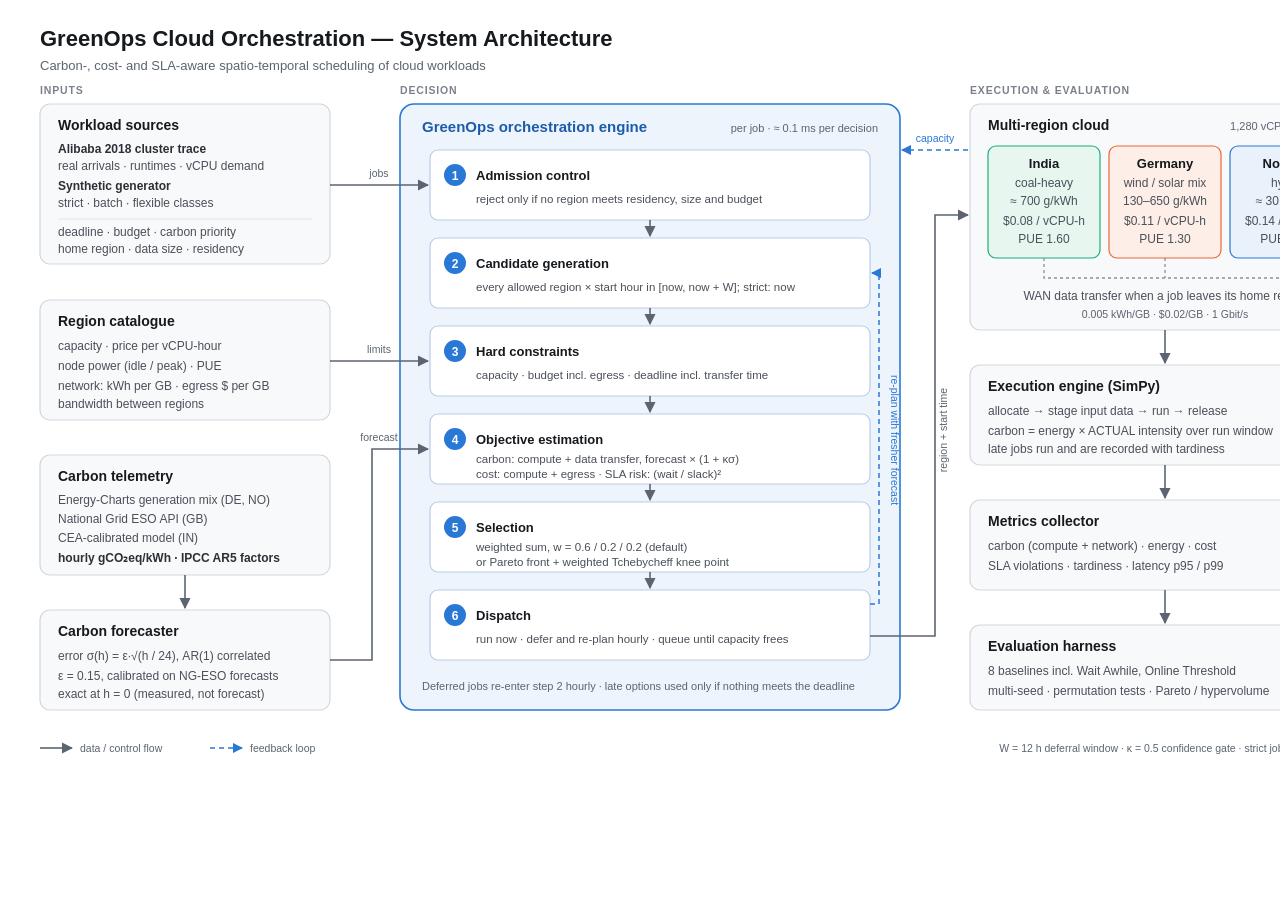
<file: docs/architecture/greenops_architecture_print.html>
<!doctype html><html><head><meta charset="utf-8"><style>@page{size:1400px 790px;margin:0}html,body{margin:0;padding:0;background:#fff}img{display:block;width:1400px;height:790px}</style></head><body><img src="greenops_architecture.svg"></body></html>
</file>
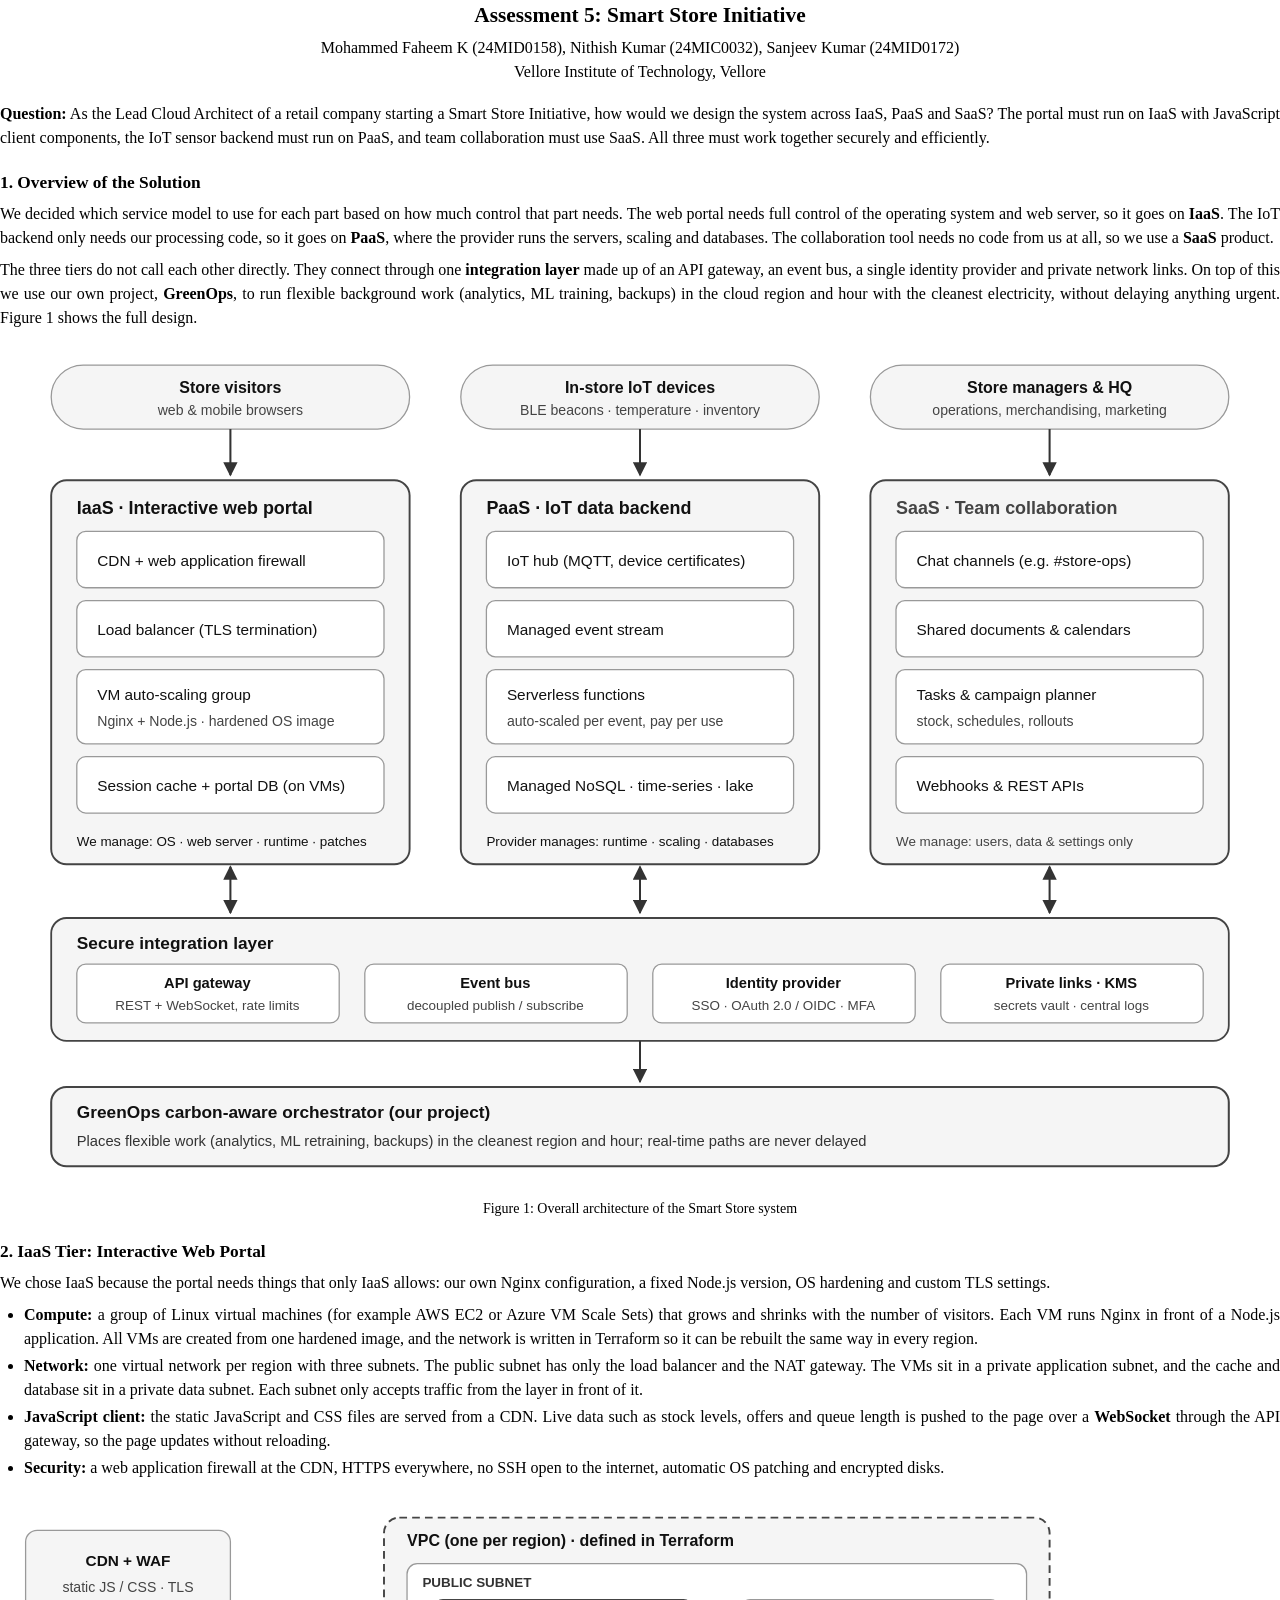
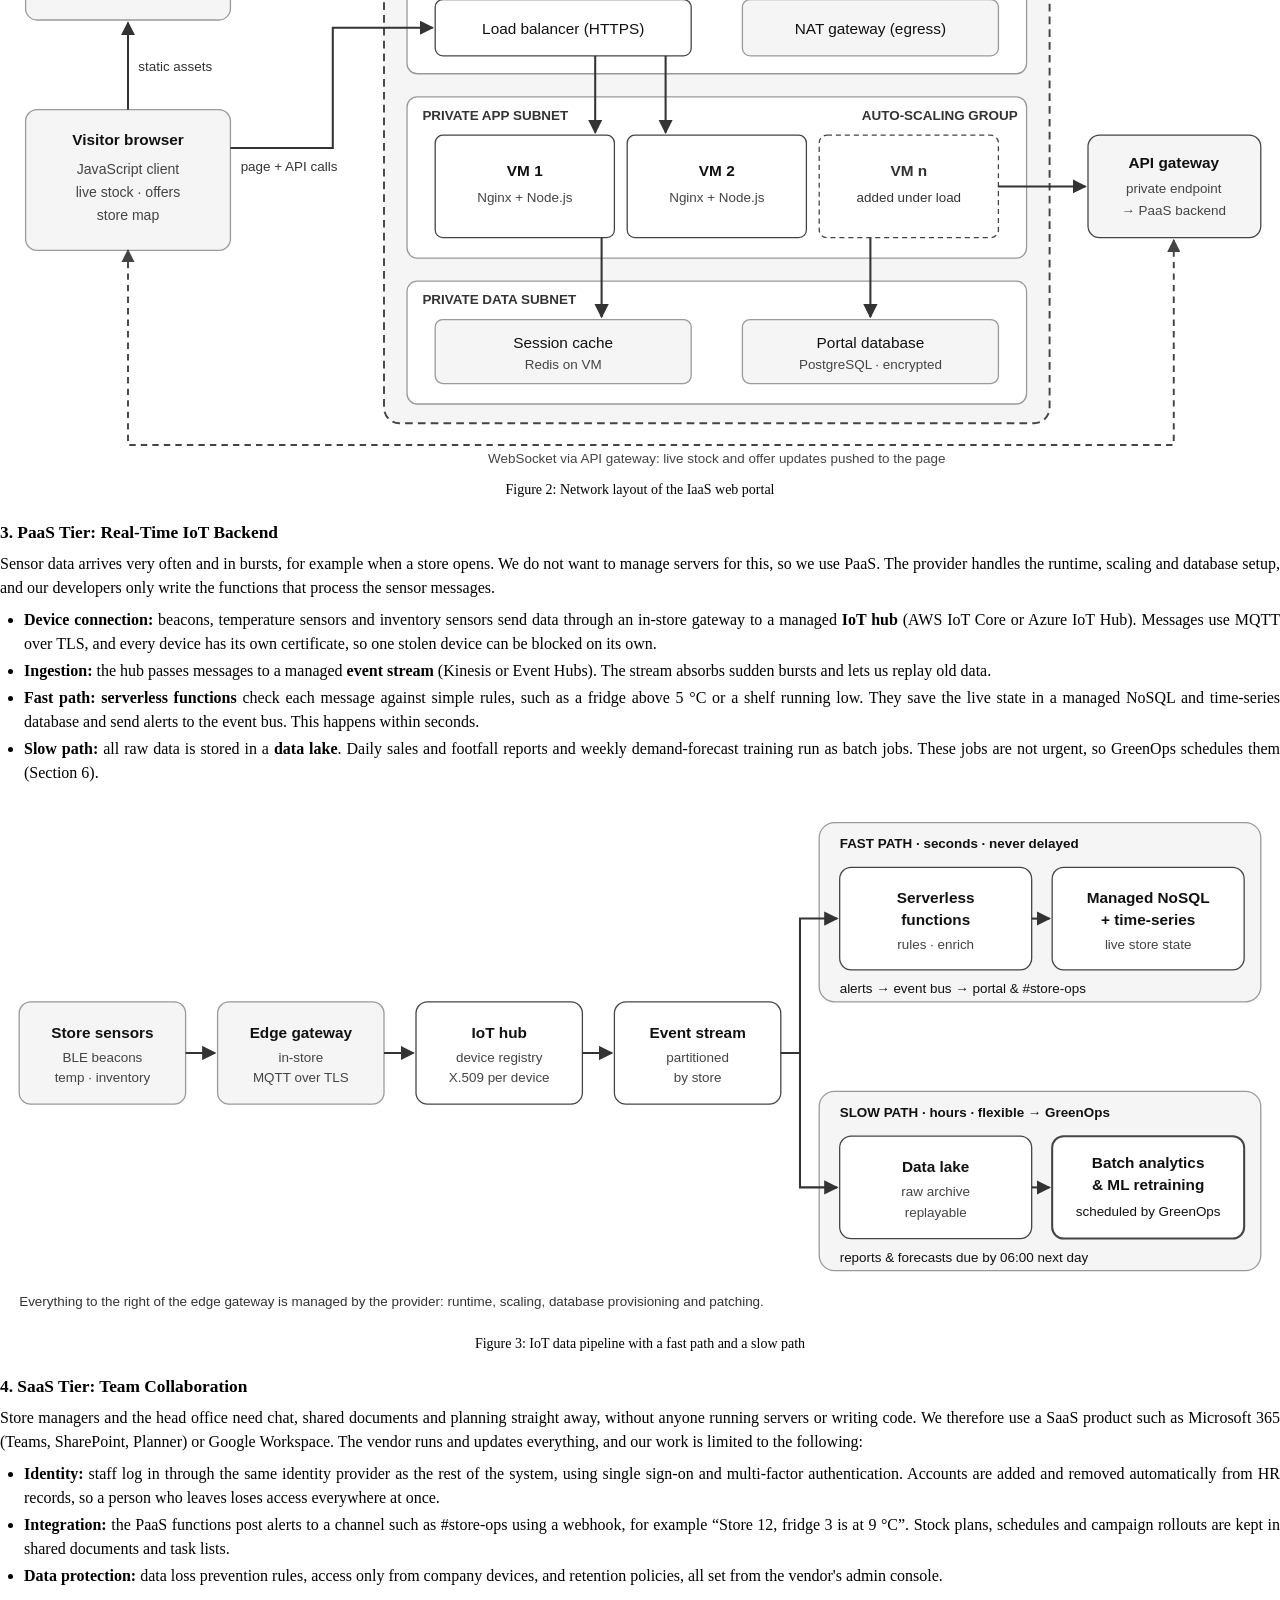
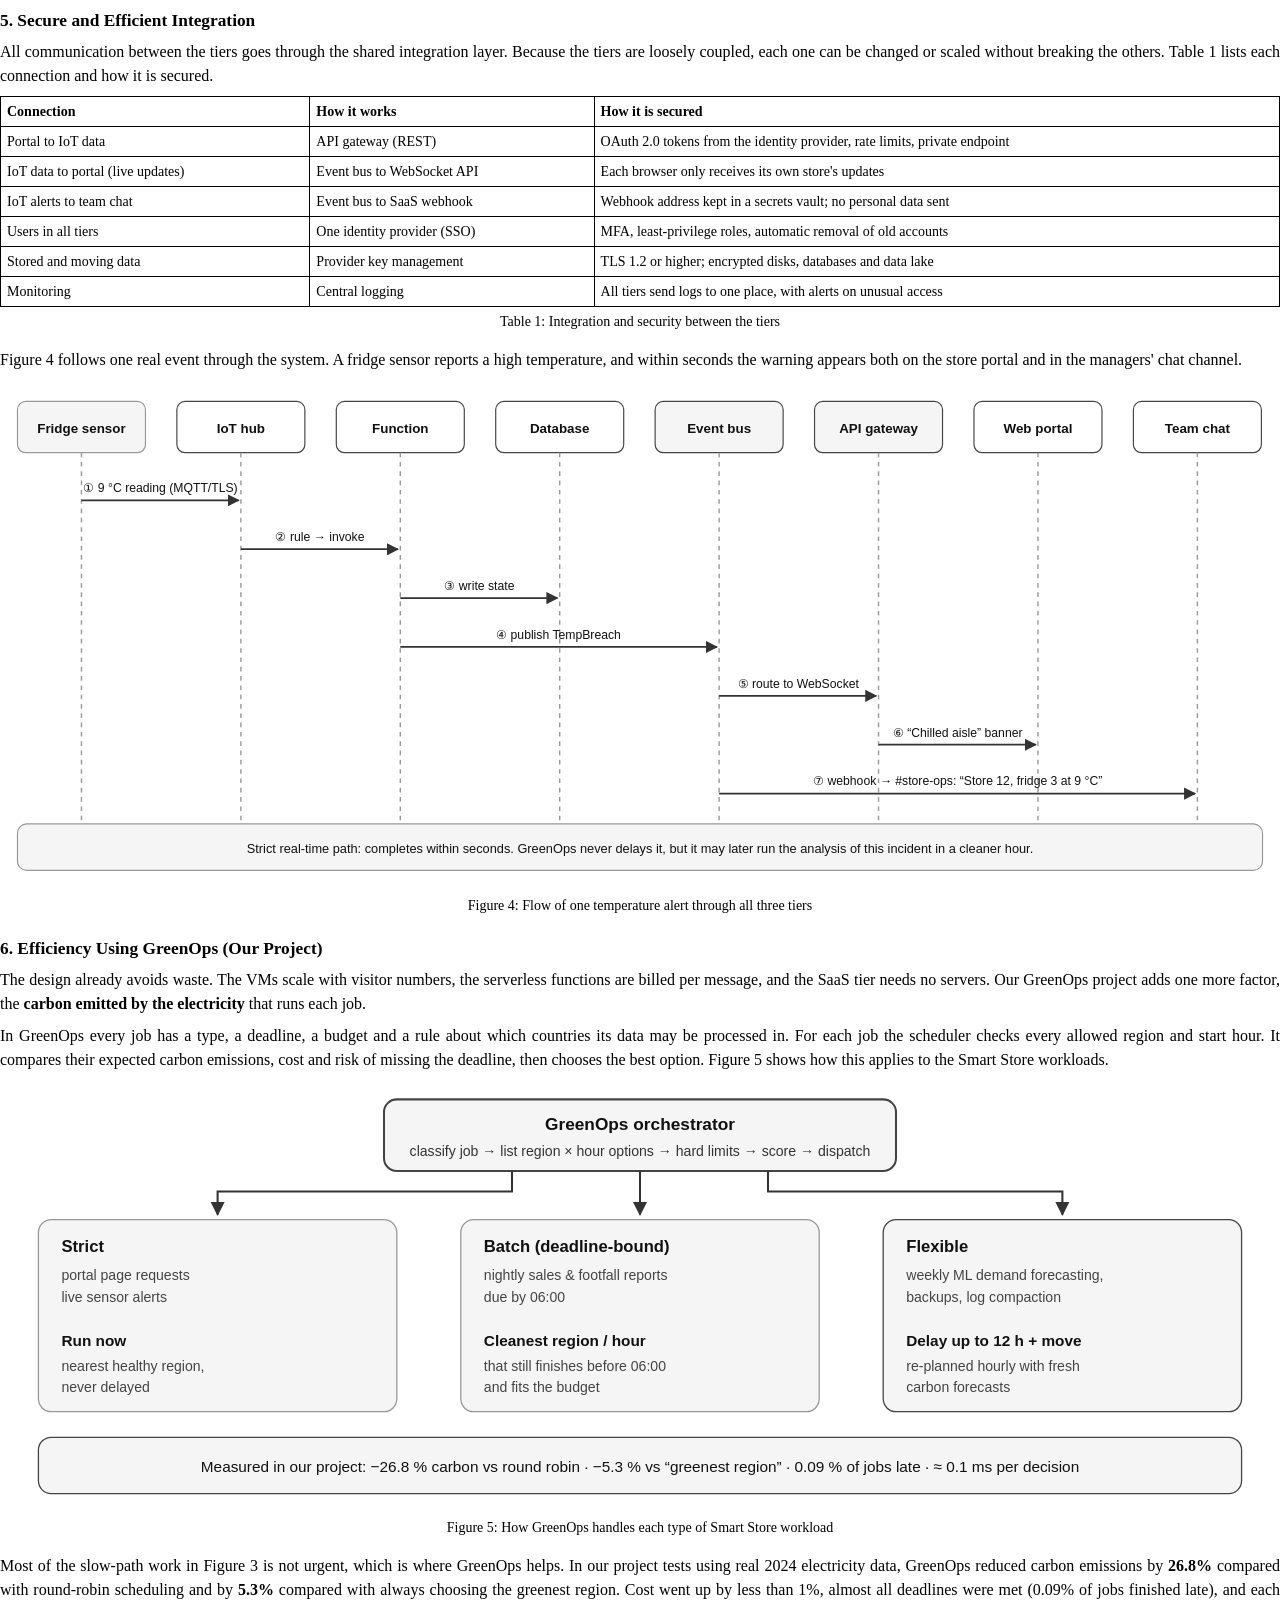
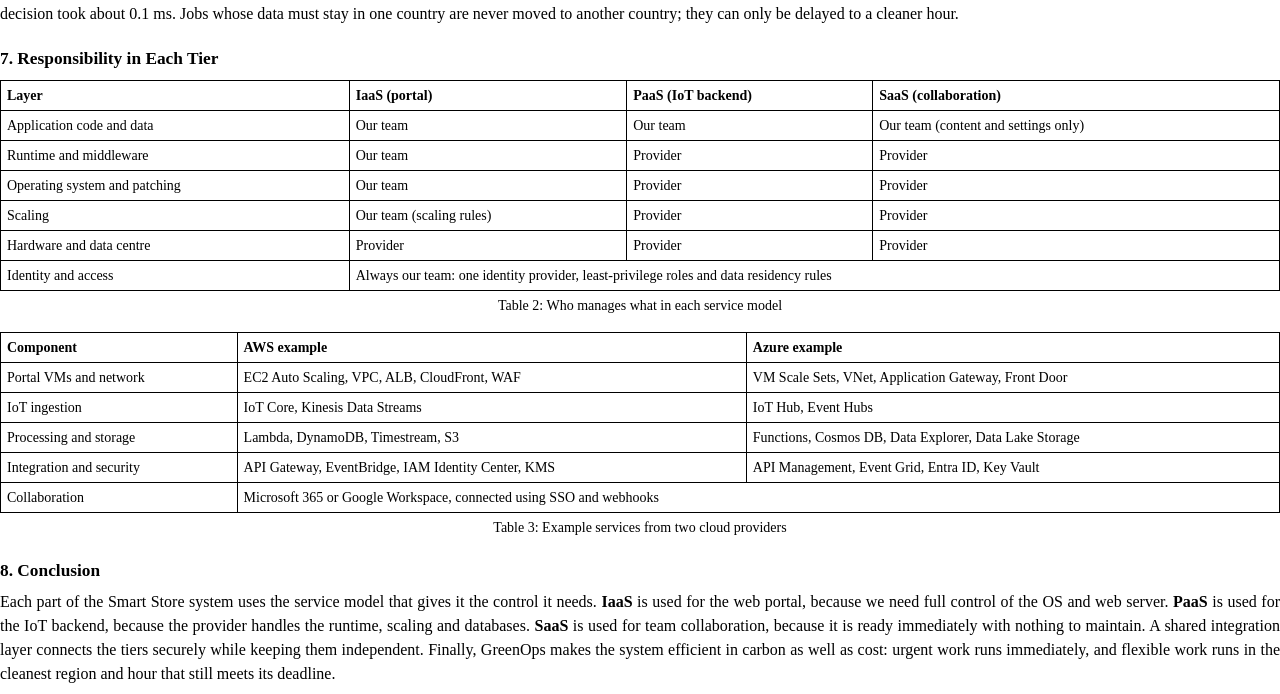
<file: docs/assessment5/Assessment5_Answer.html>
<!doctype html>
<html lang="en">
<head>
<meta charset="utf-8">
<title>Assessment 5</title>
<style>
  @page { size: A4; margin: 22mm 20mm 22mm 20mm; }
  html, body { background:#fff; }
  body { font-family: "Times New Roman", Times, serif; color:#000; font-size:12pt; line-height:1.5; margin:0; }
  h1 { font-size:16pt; text-align:center; margin:0 0 4px; }
  .sub { text-align:center; margin:0 0 18px; }
  h2 { font-size:13pt; margin:20px 0 6px; page-break-after:avoid; }
  p { margin:6px 0 8px; text-align:justify; }
  ul { margin:4px 0 8px; padding-left:24px; }
  li { margin:3px 0; text-align:justify; }
  figure { margin:12px 0 2px; text-align:center; page-break-inside:avoid; }
  figure svg { width:100%; height:auto; }
  .cap { text-align:center; font-size:10.5pt; margin:4px 0 16px; }
  table { border-collapse:collapse; width:100%; font-size:10.5pt; margin:8px 0 4px; page-break-inside:avoid; }
  th, td { border:1px solid #000; padding:4px 6px; text-align:left; vertical-align:top; }
  th { font-weight:bold; }
  svg text { font-family: Arial, sans-serif; }
</style>
</head>
<body>

<h1>Assessment 5: Smart Store Initiative</h1>
<p class="sub">Mohammed Faheem K (24MID0158), Nithish Kumar (24MIC0032), Sanjeev Kumar (24MID0172)<br>
Vellore Institute of Technology, Vellore</p>

<p><b>Question:</b> As the Lead Cloud Architect of a retail company starting a Smart Store Initiative, how would we design the system across IaaS, PaaS and SaaS? The portal must run on IaaS with JavaScript client components, the IoT sensor backend must run on PaaS, and team collaboration must use SaaS. All three must work together securely and efficiently.</p>

<h2>1. Overview of the Solution</h2>
<p>We decided which service model to use for each part based on how much control that part needs. The web portal needs full control of the operating system and web server, so it goes on <b>IaaS</b>. The IoT backend only needs our processing code, so it goes on <b>PaaS</b>, where the provider runs the servers, scaling and databases. The collaboration tool needs no code from us at all, so we use a <b>SaaS</b> product.</p>
<p>The three tiers do not call each other directly. They connect through one <b>integration layer</b> made up of an API gateway, an event bus, a single identity provider and private network links. On top of this we use our own project, <b>GreenOps</b>, to run flexible background work (analytics, ML training, backups) in the cloud region and hour with the cleanest electricity, without delaying anything urgent. Figure 1 shows the full design.</p>

<figure><svg viewBox="0 0 1000 660" xmlns="http://www.w3.org/2000/svg">
  <defs>
    <marker id="a1" viewBox="0 0 10 10" refX="9" refY="5" markerWidth="7" markerHeight="7" orient="auto-start-reverse"><path d="M0,0 L10,5 L0,10 z" fill="#333333"/></marker>
  </defs>
  <rect width="1000" height="660" fill="#fff"/>
  <!-- actors -->
  <g font-size="12.5" fill="#111111" text-anchor="middle">
    <rect x="40" y="18" width="280" height="50" rx="25" fill="#f5f5f5" stroke="#999999"/>
    <text x="180" y="40" font-weight="600">Store visitors</text><text x="180" y="57" font-size="11" fill="#444444">web &amp; mobile browsers</text>
    <rect x="360" y="18" width="280" height="50" rx="25" fill="#f5f5f5" stroke="#999999"/>
    <text x="500" y="40" font-weight="600">In-store IoT devices</text><text x="500" y="57" font-size="11" fill="#444444">BLE beacons · temperature · inventory</text>
    <rect x="680" y="18" width="280" height="50" rx="25" fill="#f5f5f5" stroke="#999999"/>
    <text x="820" y="40" font-weight="600">Store managers &amp; HQ</text><text x="820" y="57" font-size="11" fill="#444444">operations, merchandising, marketing</text>
  </g>
  <g class="fl" fill="none" stroke="#333333" stroke-width="1.6">
    <path d="M180,68 V104" marker-end="url(#a1)"/>
    <path d="M500,68 V104" marker-end="url(#a1)"/>
    <path d="M820,68 V104" marker-end="url(#a1)"/>
  </g>

  <!-- IaaS -->
  <rect x="40" y="108" width="280" height="300" rx="12" fill="#f5f5f5" stroke="#444444" stroke-width="1.5"/>
  <text x="60" y="134" font-size="14" font-weight="700" fill="#111111">IaaS · Interactive web portal</text>
  <g font-size="12" fill="#111111">
    <rect x="60" y="148" width="240" height="44" rx="7" fill="#fff" stroke="#999999"/><text x="76" y="175">CDN + web application firewall</text>
    <rect x="60" y="202" width="240" height="44" rx="7" fill="#fff" stroke="#999999"/><text x="76" y="229">Load balancer (TLS termination)</text>
    <rect x="60" y="256" width="240" height="58" rx="7" fill="#fff" stroke="#999999"/><text x="76" y="280">VM auto-scaling group</text><text x="76" y="300" font-size="11" fill="#444444">Nginx + Node.js · hardened OS image</text>
    <rect x="60" y="324" width="240" height="44" rx="7" fill="#fff" stroke="#999999"/><text x="76" y="351">Session cache + portal DB (on VMs)</text>
  </g>
  <text x="60" y="394" font-size="10.5" fill="#111111">We manage: OS · web server · runtime · patches</text>

  <!-- PaaS -->
  <rect x="360" y="108" width="280" height="300" rx="12" fill="#f5f5f5" stroke="#444444" stroke-width="1.5"/>
  <text x="380" y="134" font-size="14" font-weight="700" fill="#111111">PaaS · IoT data backend</text>
  <g font-size="12" fill="#111111">
    <rect x="380" y="148" width="240" height="44" rx="7" fill="#fff" stroke="#999999"/><text x="396" y="175">IoT hub (MQTT, device certificates)</text>
    <rect x="380" y="202" width="240" height="44" rx="7" fill="#fff" stroke="#999999"/><text x="396" y="229">Managed event stream</text>
    <rect x="380" y="256" width="240" height="58" rx="7" fill="#fff" stroke="#999999"/><text x="396" y="280">Serverless functions</text><text x="396" y="300" font-size="11" fill="#444444">auto-scaled per event, pay per use</text>
    <rect x="380" y="324" width="240" height="44" rx="7" fill="#fff" stroke="#999999"/><text x="396" y="351">Managed NoSQL · time-series · lake</text>
  </g>
  <text x="380" y="394" font-size="10.5" fill="#111111">Provider manages: runtime · scaling · databases</text>

  <!-- SaaS -->
  <rect x="680" y="108" width="280" height="300" rx="12" fill="#f5f5f5" stroke="#444444" stroke-width="1.5"/>
  <text x="700" y="134" font-size="14" font-weight="700" fill="#444444">SaaS · Team collaboration</text>
  <g font-size="12" fill="#111111">
    <rect x="700" y="148" width="240" height="44" rx="7" fill="#fff" stroke="#999999"/><text x="716" y="175">Chat channels (e.g. #store-ops)</text>
    <rect x="700" y="202" width="240" height="44" rx="7" fill="#fff" stroke="#999999"/><text x="716" y="229">Shared documents &amp; calendars</text>
    <rect x="700" y="256" width="240" height="58" rx="7" fill="#fff" stroke="#999999"/><text x="716" y="280">Tasks &amp; campaign planner</text><text x="716" y="300" font-size="11" fill="#444444">stock, schedules, rollouts</text>
    <rect x="700" y="324" width="240" height="44" rx="7" fill="#fff" stroke="#999999"/><text x="716" y="351">Webhooks &amp; REST APIs</text>
  </g>
  <text x="700" y="394" font-size="10.5" fill="#444444">We manage: users, data &amp; settings only</text>

  <!-- tier <-> integration -->
  <g fill="none" stroke="#333333" stroke-width="1.6">
    <path d="M180,410 V446" marker-start="url(#a1)" marker-end="url(#a1)"/>
    <path d="M500,410 V446" marker-start="url(#a1)" marker-end="url(#a1)"/>
    <path d="M820,410 V446" marker-start="url(#a1)" marker-end="url(#a1)"/>
  </g>

  <!-- Integration -->
  <rect x="40" y="450" width="920" height="96" rx="12" fill="#f5f5f5" stroke="#444444" stroke-width="1.4"/>
  <text x="60" y="474" font-size="13.5" font-weight="700" fill="#111111">Secure integration layer</text>
  <g font-size="11.5" fill="#111111" text-anchor="middle">
    <rect x="60"  y="486" width="205" height="46" rx="7" fill="#fff" stroke="#999999"/><text x="162" y="505" font-weight="600">API gateway</text><text x="162" y="522" font-size="10.5" fill="#444444">REST + WebSocket, rate limits</text>
    <rect x="285" y="486" width="205" height="46" rx="7" fill="#fff" stroke="#999999"/><text x="387" y="505" font-weight="600">Event bus</text><text x="387" y="522" font-size="10.5" fill="#444444">decoupled publish / subscribe</text>
    <rect x="510" y="486" width="205" height="46" rx="7" fill="#fff" stroke="#999999"/><text x="612" y="505" font-weight="600">Identity provider</text><text x="612" y="522" font-size="10.5" fill="#444444">SSO · OAuth 2.0 / OIDC · MFA</text>
    <rect x="735" y="486" width="205" height="46" rx="7" fill="#fff" stroke="#999999"/><text x="837" y="505" font-weight="600">Private links · KMS</text><text x="837" y="522" font-size="10.5" fill="#444444">secrets vault · central logs</text>
  </g>

  <path d="M500,546 V578" fill="none" stroke="#333333" stroke-width="1.6" marker-end="url(#a1)"/>

  <!-- GreenOps -->
  <rect x="40" y="582" width="920" height="62" rx="12" fill="#f5f5f5" stroke="#444444" stroke-width="1.6"/>
  <text x="60" y="606" font-size="13.5" font-weight="700" fill="#111111">GreenOps carbon-aware orchestrator (our project)</text>
  <text x="60" y="628" font-size="11.5" fill="#333333">Places flexible work (analytics, ML retraining, backups) in the cleanest region and hour; real-time paths are never delayed</text>
</svg></figure>
<p class="cap">Figure 1: Overall architecture of the Smart Store system</p>

<h2>2. IaaS Tier: Interactive Web Portal</h2>
<p>We chose IaaS because the portal needs things that only IaaS allows: our own Nginx configuration, a fixed Node.js version, OS hardening and custom TLS settings.</p>
<ul>
  <li><b>Compute:</b> a group of Linux virtual machines (for example AWS EC2 or Azure VM Scale Sets) that grows and shrinks with the number of visitors. Each VM runs Nginx in front of a Node.js application. All VMs are created from one hardened image, and the network is written in Terraform so it can be rebuilt the same way in every region.</li>
  <li><b>Network:</b> one virtual network per region with three subnets. The public subnet has only the load balancer and the NAT gateway. The VMs sit in a private application subnet, and the cache and database sit in a private data subnet. Each subnet only accepts traffic from the layer in front of it.</li>
  <li><b>JavaScript client:</b> the static JavaScript and CSS files are served from a CDN. Live data such as stock levels, offers and queue length is pushed to the page over a <b>WebSocket</b> through the API gateway, so the page updates without reloading.</li>
  <li><b>Security:</b> a web application firewall at the CDN, HTTPS everywhere, no SSH open to the internet, automatic OS patching and encrypted disks.</li>
</ul>

<figure><svg viewBox="0 0 1000 450" xmlns="http://www.w3.org/2000/svg">
  <defs><marker id="a2" viewBox="0 0 10 10" refX="9" refY="5" markerWidth="7" markerHeight="7" orient="auto-start-reverse"><path d="M0,0 L10,5 L0,10 z" fill="#333333"/></marker>
  <marker id="a2b" viewBox="0 0 10 10" refX="9" refY="5" markerWidth="7" markerHeight="7" orient="auto-start-reverse"><path d="M0,0 L10,5 L0,10 z" fill="#444444"/></marker></defs>
  <rect width="1000" height="450" fill="#fff"/>
  <g font-size="12" fill="#111111">
    <!-- CDN -->
    <rect x="20" y="30" width="160" height="70" rx="9" fill="#f5f5f5" stroke="#999999"/>
    <text x="100" y="58" text-anchor="middle" font-weight="600">CDN + WAF</text><text x="100" y="78" text-anchor="middle" font-size="11" fill="#444444">static JS / CSS · TLS</text>
    <!-- Browser -->
    <rect x="20" y="170" width="160" height="110" rx="9" fill="#f5f5f5" stroke="#999999"/>
    <text x="100" y="198" text-anchor="middle" font-weight="600">Visitor browser</text>
    <text x="100" y="220" text-anchor="middle" font-size="11" fill="#444444">JavaScript client</text>
    <text x="100" y="238" text-anchor="middle" font-size="11" fill="#444444">live stock · offers</text>
    <text x="100" y="256" text-anchor="middle" font-size="11" fill="#444444">store map</text>

    <!-- VPC -->
    <rect x="300" y="20" width="520" height="395" rx="12" fill="#f5f5f5" stroke="#444444" stroke-width="1.5" stroke-dasharray="6 4"/>
    <text x="318" y="42" font-size="12.5" font-weight="700" fill="#111111">VPC (one per region) · defined in Terraform</text>

    <rect x="318" y="56" width="484" height="86" rx="8" fill="#fff" stroke="#999999"/>
    <text x="330" y="74" font-size="10.5" font-weight="600" fill="#333333">PUBLIC SUBNET</text>
    <rect x="340" y="84" width="200" height="44" rx="6" fill="#ffffff" stroke="#444444"/><text x="440" y="111" text-anchor="middle">Load balancer (HTTPS)</text>
    <rect x="580" y="84" width="200" height="44" rx="6" fill="#f5f5f5" stroke="#999999"/><text x="680" y="111" text-anchor="middle">NAT gateway (egress)</text>

    <rect x="318" y="160" width="484" height="126" rx="8" fill="#fff" stroke="#999999"/>
    <text x="330" y="178" font-size="10.5" font-weight="600" fill="#333333">PRIVATE APP SUBNET</text><text x="795" y="178" font-size="10.5" font-weight="600" fill="#333333" text-anchor="end">AUTO-SCALING GROUP</text>
    <rect x="340" y="190" width="140" height="80" rx="6" fill="#ffffff" stroke="#444444"/><text x="410" y="222" text-anchor="middle" font-weight="600">VM 1</text><text x="410" y="242" text-anchor="middle" font-size="10.5" fill="#444444">Nginx + Node.js</text>
    <rect x="490" y="190" width="140" height="80" rx="6" fill="#ffffff" stroke="#444444"/><text x="560" y="222" text-anchor="middle" font-weight="600">VM 2</text><text x="560" y="242" text-anchor="middle" font-size="10.5" fill="#444444">Nginx + Node.js</text>
    <rect x="640" y="190" width="140" height="80" rx="6" fill="#fff" stroke="#444444" stroke-dasharray="4 3"/><text x="710" y="222" text-anchor="middle" font-weight="600" fill="#333333">VM n</text><text x="710" y="242" text-anchor="middle" font-size="10.5" fill="#333333">added under load</text>

    <rect x="318" y="304" width="484" height="96" rx="8" fill="#fff" stroke="#999999"/>
    <text x="330" y="322" font-size="10.5" font-weight="600" fill="#333333">PRIVATE DATA SUBNET</text>
    <rect x="340" y="334" width="200" height="50" rx="6" fill="#f5f5f5" stroke="#999999"/><text x="440" y="356" text-anchor="middle">Session cache</text><text x="440" y="373" text-anchor="middle" font-size="10.5" fill="#444444">Redis on VM</text>
    <rect x="580" y="334" width="200" height="50" rx="6" fill="#f5f5f5" stroke="#999999"/><text x="680" y="356" text-anchor="middle">Portal database</text><text x="680" y="373" text-anchor="middle" font-size="10.5" fill="#444444">PostgreSQL · encrypted</text>

    <!-- API gateway -->
    <rect x="850" y="190" width="135" height="80" rx="9" fill="#f5f5f5" stroke="#444444"/>
    <text x="917" y="216" text-anchor="middle" font-weight="600">API gateway</text>
    <text x="917" y="235" text-anchor="middle" font-size="10.5" fill="#444444">private endpoint</text>
    <text x="917" y="252" text-anchor="middle" font-size="10.5" fill="#444444">→ PaaS backend</text>
  </g>
  <g fill="none" stroke="#333333" stroke-width="1.6">
    <path d="M100,170 V102" marker-end="url(#a2)"/>
    <path d="M180,200 H260 V106 H338" marker-end="url(#a2)"/>
    <path d="M465,128 V188" marker-end="url(#a2)"/>
    <path d="M520,128 V188" marker-end="url(#a2)"/>
    <path d="M470,270 V332" marker-end="url(#a2)"/>
    <path d="M680,270 V332" marker-end="url(#a2)"/>
    <path d="M780,230 H848" marker-end="url(#a2)"/>
  </g>
  <path d="M100,280 V432 H917 V272" fill="none" stroke="#444444" stroke-width="1.5" stroke-dasharray="5 4" marker-start="url(#a2b)" marker-end="url(#a2b)"/>
  <g font-size="10.5" fill="#333333">
    <text x="108" y="140">static assets</text>
    <text x="188" y="218">page + API calls</text>
    <text x="560" y="446" fill="#444444" text-anchor="middle">WebSocket via API gateway: live stock and offer updates pushed to the page</text>
  </g>
</svg></figure>
<p class="cap">Figure 2: Network layout of the IaaS web portal</p>

<h2>3. PaaS Tier: Real-Time IoT Backend</h2>
<p>Sensor data arrives very often and in bursts, for example when a store opens. We do not want to manage servers for this, so we use PaaS. The provider handles the runtime, scaling and database setup, and our developers only write the functions that process the sensor messages.</p>
<ul>
  <li><b>Device connection:</b> beacons, temperature sensors and inventory sensors send data through an in-store gateway to a managed <b>IoT hub</b> (AWS IoT Core or Azure IoT Hub). Messages use MQTT over TLS, and every device has its own certificate, so one stolen device can be blocked on its own.</li>
  <li><b>Ingestion:</b> the hub passes messages to a managed <b>event stream</b> (Kinesis or Event Hubs). The stream absorbs sudden bursts and lets us replay old data.</li>
  <li><b>Fast path:</b> <b>serverless functions</b> check each message against simple rules, such as a fridge above 5 °C or a shelf running low. They save the live state in a managed NoSQL and time-series database and send alerts to the event bus. This happens within seconds.</li>
  <li><b>Slow path:</b> all raw data is stored in a <b>data lake</b>. Daily sales and footfall reports and weekly demand-forecast training run as batch jobs. These jobs are not urgent, so GreenOps schedules them (Section 6).</li>
</ul>

<figure><svg viewBox="0 0 1000 410" xmlns="http://www.w3.org/2000/svg">
  <defs><marker id="a3" viewBox="0 0 10 10" refX="9" refY="5" markerWidth="7" markerHeight="7" orient="auto-start-reverse"><path d="M0,0 L10,5 L0,10 z" fill="#333333"/></marker></defs>
  <rect width="1000" height="410" fill="#fff"/>
  <!-- lanes -->
  <rect x="640" y="20" width="345" height="140" rx="12" fill="#f5f5f5" stroke="#999999"/>
  <text x="656" y="40" font-size="10.5" font-weight="700" fill="#111111">FAST PATH · seconds · never delayed</text>
  <rect x="640" y="230" width="345" height="140" rx="12" fill="#f5f5f5" stroke="#999999"/>
  <text x="656" y="250" font-size="10.5" font-weight="700" fill="#111111">SLOW PATH · hours · flexible → GreenOps</text>

  <g font-size="12" fill="#111111" text-anchor="middle">
    <rect x="15"  y="160" width="130" height="80" rx="9" fill="#f5f5f5" stroke="#999999"/>
    <text x="80" y="188" font-weight="600">Store sensors</text><text x="80" y="207" font-size="10.5" fill="#444444">BLE beacons</text><text x="80" y="223" font-size="10.5" fill="#444444">temp · inventory</text>
    <rect x="170" y="160" width="130" height="80" rx="9" fill="#f5f5f5" stroke="#999999"/>
    <text x="235" y="188" font-weight="600">Edge gateway</text><text x="235" y="207" font-size="10.5" fill="#444444">in-store</text><text x="235" y="223" font-size="10.5" fill="#444444">MQTT over TLS</text>
    <rect x="325" y="160" width="130" height="80" rx="9" fill="#ffffff" stroke="#444444"/>
    <text x="390" y="188" font-weight="600">IoT hub</text><text x="390" y="207" font-size="10.5" fill="#444444">device registry</text><text x="390" y="223" font-size="10.5" fill="#444444">X.509 per device</text>
    <rect x="480" y="160" width="130" height="80" rx="9" fill="#ffffff" stroke="#444444"/>
    <text x="545" y="188" font-weight="600">Event stream</text><text x="545" y="207" font-size="10.5" fill="#444444">partitioned</text><text x="545" y="223" font-size="10.5" fill="#444444">by store</text>

    <rect x="656" y="55" width="150" height="80" rx="9" fill="#fff" stroke="#444444"/>
    <text x="731" y="83" font-weight="600">Serverless</text><text x="731" y="100" font-weight="600">functions</text><text x="731" y="119" font-size="10.5" fill="#444444">rules · enrich</text>
    <rect x="822" y="55" width="150" height="80" rx="9" fill="#fff" stroke="#444444"/>
    <text x="897" y="83" font-weight="600">Managed NoSQL</text><text x="897" y="100" font-weight="600">+ time-series</text><text x="897" y="119" font-size="10.5" fill="#444444">live store state</text>

    <rect x="656" y="265" width="150" height="80" rx="9" fill="#fff" stroke="#444444"/>
    <text x="731" y="293" font-weight="600">Data lake</text><text x="731" y="312" font-size="10.5" fill="#444444">raw archive</text><text x="731" y="328" font-size="10.5" fill="#444444">replayable</text>
    <rect x="822" y="265" width="150" height="80" rx="9" fill="#fff" stroke="#444444" stroke-width="1.6"/>
    <text x="897" y="290" font-weight="600">Batch analytics</text><text x="897" y="307" font-weight="600">&amp; ML retraining</text><text x="897" y="327" font-size="10.5" fill="#111111">scheduled by GreenOps</text>
  </g>
  <g fill="none" stroke="#333333" stroke-width="1.6">
    <path d="M145,200 H168" marker-end="url(#a3)"/>
    <path d="M300,200 H323" marker-end="url(#a3)"/>
    <path d="M455,200 H478" marker-end="url(#a3)"/>
    <path d="M610,200 H625 V95 H654" marker-end="url(#a3)"/>
    <path d="M625,200 V305 H654" marker-end="url(#a3)"/>
    <path d="M806,95 H820" marker-end="url(#a3)"/>
    <path d="M806,305 H820" marker-end="url(#a3)"/>
  </g>
  <text x="656" y="153" font-size="10.5" fill="#111111">alerts → event bus → portal &amp; #store-ops</text>
  <text x="656" y="363" font-size="10.5" fill="#111111">reports &amp; forecasts due by 06:00 next day</text>
  <text x="15" y="398" font-size="10.5" fill="#333333">Everything to the right of the edge gateway is managed by the provider: runtime, scaling, database provisioning and patching.</text>
</svg></figure>
<p class="cap">Figure 3: IoT data pipeline with a fast path and a slow path</p>

<h2>4. SaaS Tier: Team Collaboration</h2>
<p>Store managers and the head office need chat, shared documents and planning straight away, without anyone running servers or writing code. We therefore use a SaaS product such as Microsoft 365 (Teams, SharePoint, Planner) or Google Workspace. The vendor runs and updates everything, and our work is limited to the following:</p>
<ul>
  <li><b>Identity:</b> staff log in through the same identity provider as the rest of the system, using single sign-on and multi-factor authentication. Accounts are added and removed automatically from HR records, so a person who leaves loses access everywhere at once.</li>
  <li><b>Integration:</b> the PaaS functions post alerts to a channel such as #store-ops using a webhook, for example “Store 12, fridge 3 is at 9 °C”. Stock plans, schedules and campaign rollouts are kept in shared documents and task lists.</li>
  <li><b>Data protection:</b> data loss prevention rules, access only from company devices, and retention policies, all set from the vendor's admin console.</li>
</ul>

<h2>5. Secure and Efficient Integration</h2>
<p>All communication between the tiers goes through the shared integration layer. Because the tiers are loosely coupled, each one can be changed or scaled without breaking the others. Table 1 lists each connection and how it is secured.</p>

<table>
<tr><th>Connection</th><th>How it works</th><th>How it is secured</th></tr>
<tr><td>Portal to IoT data</td><td>API gateway (REST)</td><td>OAuth 2.0 tokens from the identity provider, rate limits, private endpoint</td></tr>
<tr><td>IoT data to portal (live updates)</td><td>Event bus to WebSocket API</td><td>Each browser only receives its own store's updates</td></tr>
<tr><td>IoT alerts to team chat</td><td>Event bus to SaaS webhook</td><td>Webhook address kept in a secrets vault; no personal data sent</td></tr>
<tr><td>Users in all tiers</td><td>One identity provider (SSO)</td><td>MFA, least-privilege roles, automatic removal of old accounts</td></tr>
<tr><td>Stored and moving data</td><td>Provider key management</td><td>TLS 1.2 or higher; encrypted disks, databases and data lake</td></tr>
<tr><td>Monitoring</td><td>Central logging</td><td>All tiers send logs to one place, with alerts on unusual access</td></tr>
</table>
<p class="cap">Table 1: Integration and security between the tiers</p>

<p>Figure 4 follows one real event through the system. A fridge sensor reports a high temperature, and within seconds the warning appears both on the store portal and in the managers' chat channel.</p>

<figure><svg viewBox="0 0 1100 430" xmlns="http://www.w3.org/2000/svg">
  <defs><marker id="a4" viewBox="0 0 10 10" refX="9" refY="5" markerWidth="7" markerHeight="7" orient="auto-start-reverse"><path d="M0,0 L10,5 L0,10 z" fill="#333333"/></marker></defs>
  <rect width="1100" height="430" fill="#fff"/>
  <g font-size="11.5" font-weight="600" fill="#111111" text-anchor="middle">
    <rect x="15"  y="15" width="110" height="44" rx="7" fill="#f5f5f5" stroke="#999999"/><text x="70" y="42">Fridge sensor</text>
    <rect x="152" y="15" width="110" height="44" rx="7" fill="#ffffff" stroke="#444444"/><text x="207" y="42">IoT hub</text>
    <rect x="289" y="15" width="110" height="44" rx="7" fill="#ffffff" stroke="#444444"/><text x="344" y="42">Function</text>
    <rect x="426" y="15" width="110" height="44" rx="7" fill="#ffffff" stroke="#444444"/><text x="481" y="42">Database</text>
    <rect x="563" y="15" width="110" height="44" rx="7" fill="#f5f5f5" stroke="#444444"/><text x="618" y="42">Event bus</text>
    <rect x="700" y="15" width="110" height="44" rx="7" fill="#f5f5f5" stroke="#444444"/><text x="755" y="42">API gateway</text>
    <rect x="837" y="15" width="110" height="44" rx="7" fill="#ffffff" stroke="#444444"/><text x="892" y="42">Web portal</text>
    <rect x="974" y="15" width="110" height="44" rx="7" fill="#ffffff" stroke="#444444"/><text x="1029" y="42">Team chat</text>
  </g>
  <g stroke="#999999" stroke-width="1.2" stroke-dasharray="4 4">
    <path d="M70,59 V400"/><path d="M207,59 V400"/><path d="M344,59 V400"/><path d="M481,59 V400"/>
    <path d="M618,59 V400"/><path d="M755,59 V400"/><path d="M892,59 V400"/><path d="M1029,59 V400"/>
  </g>
  <g fill="none" stroke="#333333" stroke-width="1.5">
    <path d="M70,100 H205"  marker-end="url(#a4)"/>
    <path d="M207,142 H342" marker-end="url(#a4)"/>
    <path d="M344,184 H479" marker-end="url(#a4)"/>
    <path d="M344,226 H616" marker-end="url(#a4)"/>
    <path d="M618,268 H753" marker-end="url(#a4)"/>
    <path d="M755,310 H890" marker-end="url(#a4)"/>
    <path d="M618,352 H1027" marker-end="url(#a4)"/>
  </g>
  <g font-size="10.5" fill="#111111" text-anchor="middle">
    <text x="138" y="93">① 9 °C reading (MQTT/TLS)</text>
    <text x="275" y="135">② rule → invoke</text>
    <text x="412" y="177">③ write state</text>
    <text x="480" y="219">④ publish TempBreach</text>
    <text x="686" y="261">⑤ route to WebSocket</text>
    <text x="823" y="303">⑥ “Chilled aisle” banner</text>
    <text x="823" y="345">⑦ webhook → #store-ops: “Store 12, fridge 3 at 9 °C”</text>
  </g>
  <rect x="15" y="378" width="1070" height="40" rx="8" fill="#f5f5f5" stroke="#999999"/>
  <text x="550" y="403" font-size="11" fill="#111111" text-anchor="middle">Strict real-time path: completes within seconds. GreenOps never delays it, but it may later run the analysis of this incident in a cleaner hour.</text>
</svg></figure>
<p class="cap">Figure 4: Flow of one temperature alert through all three tiers</p>

<h2>6. Efficiency Using GreenOps (Our Project)</h2>
<p>The design already avoids waste. The VMs scale with visitor numbers, the serverless functions are billed per message, and the SaaS tier needs no servers. Our GreenOps project adds one more factor, the <b>carbon emitted by the electricity</b> that runs each job.</p>
<p>In GreenOps every job has a type, a deadline, a budget and a rule about which countries its data may be processed in. For each job the scheduler checks every allowed region and start hour. It compares their expected carbon emissions, cost and risk of missing the deadline, then chooses the best option. Figure 5 shows how this applies to the Smart Store workloads.</p>

<figure><svg viewBox="0 0 1000 330" xmlns="http://www.w3.org/2000/svg">
  <defs><marker id="a5" viewBox="0 0 10 10" refX="9" refY="5" markerWidth="7" markerHeight="7" orient="auto-start-reverse"><path d="M0,0 L10,5 L0,10 z" fill="#333333"/></marker></defs>
  <rect width="1000" height="330" fill="#fff"/>
  <rect x="300" y="12" width="400" height="56" rx="10" fill="#f5f5f5" stroke="#444444" stroke-width="1.6"/>
  <text x="500" y="36" font-size="13.5" font-weight="700" fill="#111111" text-anchor="middle">GreenOps orchestrator</text>
  <text x="500" y="56" font-size="11" fill="#333333" text-anchor="middle">classify job → list region × hour options → hard limits → score → dispatch</text>
  <g fill="none" stroke="#333333" stroke-width="1.6">
    <path d="M400,68 V84 H170 V102" marker-end="url(#a5)"/>
    <path d="M500,68 V102" marker-end="url(#a5)"/>
    <path d="M600,68 V84 H830 V102" marker-end="url(#a5)"/>
  </g>
  <g font-size="12" fill="#111111">
    <rect x="30" y="106" width="280" height="150" rx="10" fill="#f5f5f5" stroke="#999999"/>
    <text x="48" y="131" font-size="13" font-weight="700">Strict</text>
    <text x="48" y="153" font-size="11" fill="#444444">portal page requests</text>
    <text x="48" y="170" font-size="11" fill="#444444">live sensor alerts</text>
    
    <text x="48" y="205" font-weight="600">Run now</text>
    <text x="48" y="224" font-size="11" fill="#444444">nearest healthy region,</text>
    <text x="48" y="241" font-size="11" fill="#444444">never delayed</text>

    <rect x="360" y="106" width="280" height="150" rx="10" fill="#f5f5f5" stroke="#999999"/>
    <text x="378" y="131" font-size="13" font-weight="700">Batch (deadline-bound)</text>
    <text x="378" y="153" font-size="11" fill="#444444">nightly sales &amp; footfall reports</text>
    <text x="378" y="170" font-size="11" fill="#444444">due by 06:00</text>
    
    <text x="378" y="205" font-weight="600">Cleanest region / hour</text>
    <text x="378" y="224" font-size="11" fill="#444444">that still finishes before 06:00</text>
    <text x="378" y="241" font-size="11" fill="#444444">and fits the budget</text>

    <rect x="690" y="106" width="280" height="150" rx="10" fill="#f5f5f5" stroke="#444444"/>
    <text x="708" y="131" font-size="13" font-weight="700">Flexible</text>
    <text x="708" y="153" font-size="11" fill="#444444">weekly ML demand forecasting,</text>
    <text x="708" y="170" font-size="11" fill="#444444">backups, log compaction</text>
    
    <text x="708" y="205" font-weight="600">Delay up to 12 h + move</text>
    <text x="708" y="224" font-size="11" fill="#444444">re-planned hourly with fresh</text>
    <text x="708" y="241" font-size="11" fill="#444444">carbon forecasts</text>
  </g>
  <rect x="30" y="276" width="940" height="44" rx="10" fill="#f5f5f5" stroke="#444444"/>
  <text x="500" y="303" font-size="12" fill="#111111" text-anchor="middle">Measured in our project: −26.8 % carbon vs round robin · −5.3 % vs “greenest region” · 0.09 % of jobs late · ≈ 0.1 ms per decision</text>
</svg></figure>
<p class="cap">Figure 5: How GreenOps handles each type of Smart Store workload</p>

<p>Most of the slow-path work in Figure 3 is not urgent, which is where GreenOps helps. In our project tests using real 2024 electricity data, GreenOps reduced carbon emissions by <b>26.8%</b> compared with round-robin scheduling and by <b>5.3%</b> compared with always choosing the greenest region. Cost went up by less than 1%, almost all deadlines were met (0.09% of jobs finished late), and each decision took about 0.1 ms. Jobs whose data must stay in one country are never moved to another country; they can only be delayed to a cleaner hour.</p>

<h2>7. Responsibility in Each Tier</h2>
<table>
<tr><th>Layer</th><th>IaaS (portal)</th><th>PaaS (IoT backend)</th><th>SaaS (collaboration)</th></tr>
<tr><td>Application code and data</td><td>Our team</td><td>Our team</td><td>Our team (content and settings only)</td></tr>
<tr><td>Runtime and middleware</td><td>Our team</td><td>Provider</td><td>Provider</td></tr>
<tr><td>Operating system and patching</td><td>Our team</td><td>Provider</td><td>Provider</td></tr>
<tr><td>Scaling</td><td>Our team (scaling rules)</td><td>Provider</td><td>Provider</td></tr>
<tr><td>Hardware and data centre</td><td>Provider</td><td>Provider</td><td>Provider</td></tr>
<tr><td>Identity and access</td><td colspan="3">Always our team: one identity provider, least-privilege roles and data residency rules</td></tr>
</table>
<p class="cap">Table 2: Who manages what in each service model</p>

<table>
<tr><th>Component</th><th>AWS example</th><th>Azure example</th></tr>
<tr><td>Portal VMs and network</td><td>EC2 Auto Scaling, VPC, ALB, CloudFront, WAF</td><td>VM Scale Sets, VNet, Application Gateway, Front Door</td></tr>
<tr><td>IoT ingestion</td><td>IoT Core, Kinesis Data Streams</td><td>IoT Hub, Event Hubs</td></tr>
<tr><td>Processing and storage</td><td>Lambda, DynamoDB, Timestream, S3</td><td>Functions, Cosmos DB, Data Explorer, Data Lake Storage</td></tr>
<tr><td>Integration and security</td><td>API Gateway, EventBridge, IAM Identity Center, KMS</td><td>API Management, Event Grid, Entra ID, Key Vault</td></tr>
<tr><td>Collaboration</td><td colspan="2">Microsoft 365 or Google Workspace, connected using SSO and webhooks</td></tr>
</table>
<p class="cap">Table 3: Example services from two cloud providers</p>

<h2>8. Conclusion</h2>
<p>Each part of the Smart Store system uses the service model that gives it the control it needs. <b>IaaS</b> is used for the web portal, because we need full control of the OS and web server. <b>PaaS</b> is used for the IoT backend, because the provider handles the runtime, scaling and databases. <b>SaaS</b> is used for team collaboration, because it is ready immediately with nothing to maintain. A shared integration layer connects the tiers securely while keeping them independent. Finally, GreenOps makes the system efficient in carbon as well as cost: urgent work runs immediately, and flexible work runs in the cleanest region and hour that still meets its deadline.</p>

</body>
</html>
</file>
